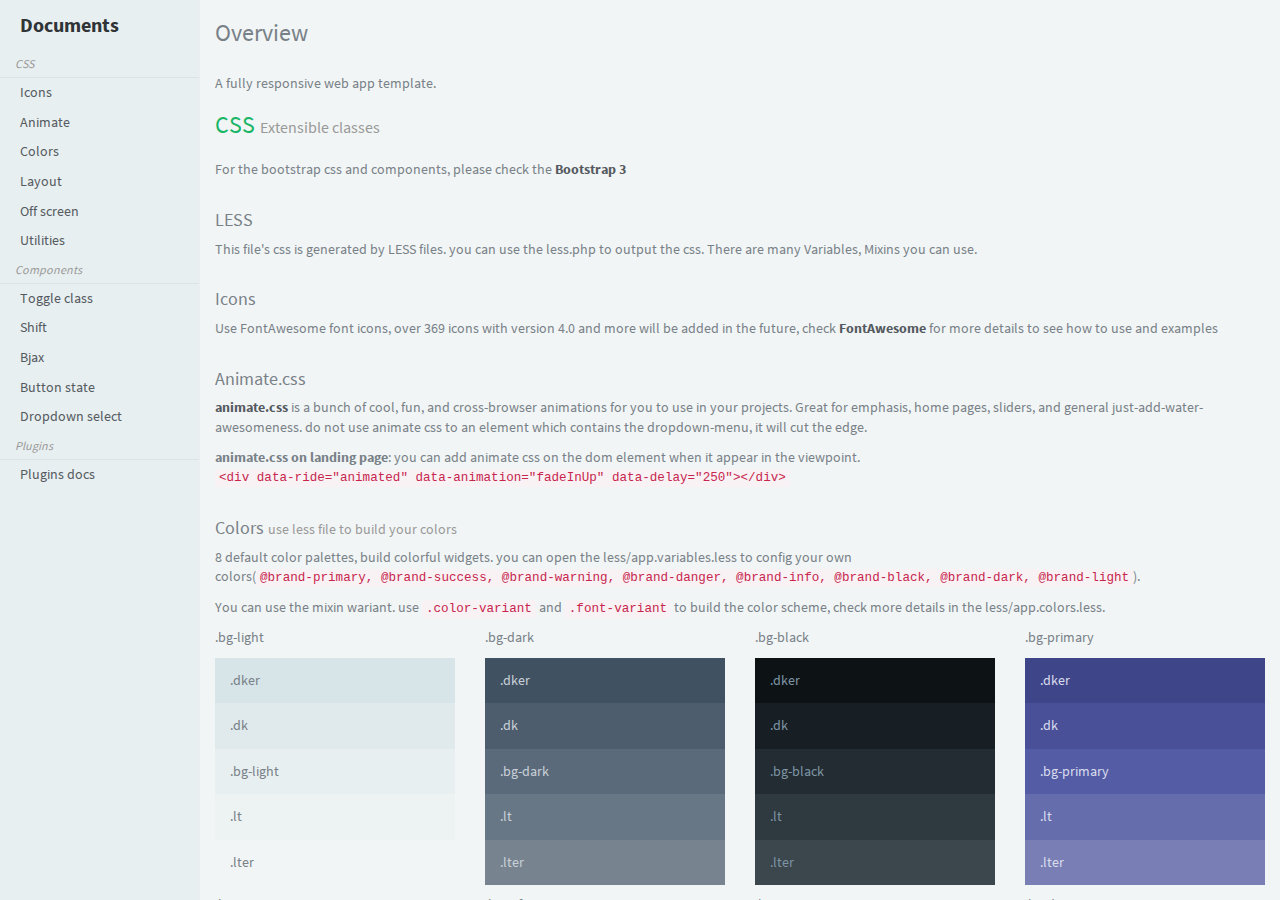
<file: docs.html>
<!DOCTYPE html>
<html lang="en" class="app">
<head>  
  <meta charset="utf-8" />
  <title>Musik | Web Application</title>
  <meta name="description" content="app, web app, responsive, admin dashboard, admin, flat, flat ui, ui kit, off screen nav" />
  <meta name="viewport" content="width=device-width, initial-scale=1, maximum-scale=1" />
  <link rel="stylesheet" href="js/jPlayer/jplayer.flat.css" type="text/css" />
  <link rel="stylesheet" href="css/bootstrap.css" type="text/css" />
  <link rel="stylesheet" href="css/animate.css" type="text/css" />
  <link rel="stylesheet" href="css/font-awesome.min.css" type="text/css" />
  <link rel="stylesheet" href="css/simple-line-icons.css" type="text/css" />
  <link rel="stylesheet" href="css/font.css" type="text/css" />
  <link rel="stylesheet" href="css/app.css" type="text/css" />  
    <!--[if lt IE 9]>
    <script src="js/ie/html5shiv.js"></script>
    <script src="js/ie/respond.min.js"></script>
    <script src="js/ie/excanvas.js"></script>
  <![endif]-->
</head>
<body class="">
    <section class="hbox stretch">
    <!-- .aside -->
    <aside class="bg-light aside b-r animated fadeInLeftBig">
      <section class="vbox">
        <header class="header b-b navbar">
          <a class="btn btn-link pull-right visible-xs" data-toggle="class:show" data-target=".nav-primary">
            <i class="fa fa-bars"></i>
          </a>
          <a href="index.html" class="navbar-brand">Documents</a>
        </header>
        <section class="scrollable">
          <nav class="nav-primary hidden-xs nav-docs">
            <ul class="nav">
              <li class="dropdown-header b-b b-light"><em>CSS</em></li>
              <li><a href="#icons">Icons</a></li>
              <li><a href="#animate">Animate</a></li>
              <li><a href="#colors">Colors</a></li>
              <li><a href="#layout">Layout</a></li> 
              <li><a href="#offscreen">Off screen</a></li>
              <li><a href="#utilities">Utilities</a></li>                           
              <li class="dropdown-header b-b b-light"><em>Components</em></li>
              <li><a href="#toggle-class">Toggle class</a></li>
              <li><a href="#shift">Shift</a></li>
              <li><a href="#bjax">Bjax</a></li>
              <li><a href="#button-state">Button state</a></li>
              <li><a href="#dropdown-select">Dropdown select</a></li>
              <li class="dropdown-header b-b b-light"><em>Plugins</em></li>
              <li><a href="#plugins">Plugins docs</a></li>
            </ul>
          </nav>
        </section>
      </section>
    </aside>
    <!-- /.aside -->
    <section id="content">
      <section class="vbox">
        <section class="scrollable bg-light lter" data-spy="scroll" data-target=".nav-primary">
          <section  id="docs">
            <div class="clearfix padder">
              <h3>Overview</h3>
              <h5 class="m-t-lg">A fully responsive web app template.</h5>
              <h3 class="text-success">CSS <small>Extensible classes</small></h3>
              <div class="line"></div>
              <p id="bootstrap">For the bootstrap css and components, please check the <strong><a href="http://getbootstrap.com">Bootstrap 3</a></strong></p>

              <h4 class="m-t-lg">LESS</h4>
              <p>This file's css is generated by LESS files. you can use the less.php to output the css. There are many Variables, Mixins you can use.</p>

              <h4 id="icons" class="m-t-lg">Icons</h4>
              <p>Use FontAwesome font icons, over 369 icons with version 4.0 and more will be added in the future, check <strong><a href="http://fortawesome.github.io/Font-Awesome/">FontAwesome</a></strong> for more details to see how to use and examples</p>

              <h4 id="animate" class="m-t-lg">Animate.css</h4>
              <p><a href="http://daneden.me/animate/"><strong>animate.css</strong></a> is a bunch of cool, fun, and cross-browser animations for you to use in your projects. Great for emphasis, home pages, sliders, and general just-add-water-awesomeness. do not use animate css to an element which contains the dropdown-menu, it will cut the edge.</p>
              <p><strong>animate.css on landing page</strong>: you can add animate css on the dom element when it appear in the viewpoint. <code>&lt;div data-ride="animated" data-animation="fadeInUp" data-delay="250">&lt;/div></code></p>

              <h4 id="colors" class="m-t-lg">Colors <small>use less file to build your colors</small></h4>
              <p>8 default color palettes, build colorful widgets. you can open the less/app.variables.less to config your own colors(<code>@brand-primary, @brand-success, @brand-warning, @brand-danger, @brand-info, @brand-black, @brand-dark, @brand-light</code>).
              </p>
              <p>You can use the mixin wariant. use <code>.color-variant</code> and <code>.font-variant</code> to build the color scheme, check more details in the less/app.colors.less.</p>
              <div class="row">
                <div class="col-sm-3">
                  <p>.bg-light</p>
                  <div class="bg-light">
                    <h5 class="dker m-n wrapper">.dker</h5>
                    <h5 class="dk m-n wrapper">.dk</h5>
                    <h5 class=" m-n wrapper">.bg-light</h5>
                    <h5 class="lt m-n wrapper">.lt</h5>
                    <h5 class="lter m-n wrapper">.lter</h5>
                  </div>
                </div>                
                <div class="col-sm-3">
                  <p>.bg-dark</p>
                  <div class="bg-dark">
                    <h5 class="dker m-n wrapper">.dker</h5>
                    <h5 class="dk m-n wrapper">.dk</h5>
                    <h5 class=" m-n wrapper">.bg-dark</h5>
                    <h5 class="lt m-n wrapper">.lt</h5>
                    <h5 class="lter m-n wrapper">.lter</h5>
                  </div>
                </div>
                <div class="col-sm-3">
                  <p>.bg-black</p>
                  <div class="bg-black">
                    <h5 class="dker m-n wrapper">.dker</h5>
                    <h5 class="dk m-n wrapper">.dk</h5>
                    <h5 class=" m-n wrapper">.bg-black</h5>
                    <h5 class="lt m-n wrapper">.lt</h5>
                    <h5 class="lter m-n wrapper">.lter</h5>
                  </div>
                </div>
                <div class="col-sm-3">
                  <p>.bg-primary</p>
                  <div class="bg-primary">
                    <h5 class="dker m-n wrapper">.dker</h5>
                    <h5 class="dk m-n wrapper">.dk</h5>
                    <h5 class=" m-n wrapper">.bg-primary</h5>
                    <h5 class="lt m-n wrapper">.lt</h5>
                    <h5 class="lter m-n wrapper">.lter</h5>
                  </div>
                </div>
              </div>
              <div class="row m-t-sm">                
                <div class="col-sm-3">
                  <p>.bg-success</p>
                  <div class="bg-success">
                    <h5 class="dker m-n wrapper">.dker</h5>
                    <h5 class="dk m-n wrapper">.dk</h5>
                    <h5 class=" m-n wrapper">.bg-success</h5>
                    <h5 class="lt m-n wrapper">.lt</h5>
                    <h5 class="lter m-n wrapper">.lter</h5>
                  </div>
                </div>
                <div class="col-sm-3">
                  <p>.bg-info</p>
                  <div class="bg-info">
                    <h5 class="dker m-n wrapper">.dker</h5>
                    <h5 class="dk m-n wrapper">.dk</h5>
                    <h5 class=" m-n wrapper">.bg-info</h5>
                    <h5 class="lt m-n wrapper">.lt</h5>
                    <h5 class="lter m-n wrapper">.lter</h5>
                  </div>
                </div>
                <div class="col-sm-3">
                  <p>.bg-warning</p>
                  <div class="bg-warning">
                    <h5 class="dker m-n wrapper">.dker</h5>
                    <h5 class="dk m-n wrapper">.dk</h5>
                    <h5 class=" m-n wrapper">.bg-warning</h5>
                    <h5 class="lt m-n wrapper">.lt</h5>
                    <h5 class="lter m-n wrapper">.lter</h5>
                  </div>
                </div>
                <div class="col-sm-3">
                  <p>.bg-danger</p>
                  <div class="bg-danger">
                    <h5 class="dker m-n wrapper">.dker</h5>
                    <h5 class="dk m-n wrapper">.dk</h5>
                    <h5 class=" m-n wrapper">.bg-danger</h5>
                    <h5 class="lt m-n wrapper">.lt</h5>
                    <h5 class="lter m-n wrapper">.lter</h5>
                  </div>
                </div>
              </div>
              <h4 id="layout" class="m-t-lg">Layout</h4>
              <p>use .vbox(vertical box) and .hbox(horizontal box) to build the web application layout. you can build the complicated layout as you want.</p>
              <h5><strong>hbox</strong></h5>
              <p>hbox is a horizontal wrapper that you can put columns in it. you can put <code>&lt;aside></code> and <code>&lt;section></code> in it. </p>
              <pre><code class="html">&lt;section class="hbox">&lt;aside class="aside-lg">&lt;/aside>&lt;section>&lt;/section>&lt;/section></code></pre>
              <p>you can use <code>.aside, .aside-sm, .aside-md, .aside-lg</code> to set the width of an aside wrapper. also you can use the Bootstrap grid system, like <code>.col-6, .col-7</code>...</p>
              <p>.stretch box has the 100% height. <code>&lt;section class="hbox stretch">&lt;/section></code></p>
              <h5><strong>vbox</strong></h5>
              <p>vbox is a vertical wrapper that you can put the row in it. </p>
              <pre><code class="html">&lt;section class="vbox">&lt;header class="header">&lt;/header>&lt;section class="w-f">&lt;/section>&lt;footer class="footer">&lt;/footer>&lt;/section></code></pre>
              <p>.w-f means this vbox have a footer</p>
              <p>.flex vbox let you put a flex height of the header/footer.</p>
              <pre><code class="html">&lt;section class="vbox flex">&lt;header>&lt;/header>&lt;section>&lt;section>&lt;section>&lt;/section>&lt;/section>&lt;/section>&lt;footer>&lt;/footer>&lt;/section></code></pre>
              <h5><strong>Example</strong></h5>
              <div class="row">
                <div class="col-sm-6">
                  <p>.hbox</p>
                  <div style="height:250px">
                    <div class="app">
                      <section class="hbox stretch bg-light">
                        <aside class="lt">aside</aside>
                        <section>section</section>
                        <aside class="dk">aside</aside>
                      </section>
                    </div>
                  </div>
                </div>
                <div class="col-sm-6">
                  <p>.vbox</p>
                  <div style="height:250px">
                    <div class="app">
                      <section class="vbox bg-light">
                        <header class="header lt"><span class="pull-in">header</span></header>
                        <footer class="footer dk"><span class="pull-in">footer</span></footer>
                        <section>section</section>                    
                      </section>
                    </div>
                  </div>
                </div>
              </div>
              <h5><strong>Application layout</strong></h5>
              <p>you can use the .app on the html tag to build the app layout <code>&lt;html class="app">&lt;/html></code></p>
              <h4 id="offscreen" class="m-t-lg">Off screen nav</h4>
              <p>Support three nav styles on mobile, "Pull down", "push left", "push right"</p>
              <h5><strong>Pull down</strong></h5>
              <p>use <code>data-toggle="class:show" data-target=".nav-primary"</code> to trigger the nav pull down in the header</p>
        <pre><code class="html"><a class="btn btn-link visible-xs" data-toggle="class:show" data-target=".nav-primary">
          <i class="icon-reorder"></i>
        </a></code></pre>
              <h5><strong>off screen push left</strong></h5>
              <p>use <code>data-toggle="class:nav-off-screen" data-target="#nav"</code> to trigger the off screen nav</p>
        <pre><code class="html"><a class="btn btn-link visible-xs" data-toggle="class:nav-off-screen" data-target="#nav">
        <i class="icon-reorder"></i>
        </a></code></pre>
              <p>use <code>data-toggle="class:nav-off-screen" data-target="#nav"</code> to toggle back in the body</p>
        <pre><code class="html"><a href="#" class="hide nav-off-screen-block" data-toggle="class:nav-off-screen" data-target="#nav"></a></code></pre>
              <h5><strong>off screen push right</strong></h5>
              <p>use <code>data-toggle="class:nav-off-screen push-right" data-target="body"</code></p>
        <pre><code class="html"><a class="btn btn-link visible-xs" data-toggle="class:nav-off-screen push-right" data-target="body">
        <i class="icon-reorder"></i>
        </a></code></pre>


              <h3 id="utilities" class="text-danger">CSS Utilities</h3>
              <table class="table table-border">
                <tbody>
                  <tr class="bg-light">
                    <td colspan="2">Button size <em>(Specific button size)</em></td>
                  </tr>
                  <tr>
                    <td>.btn-s-xs</td>
                    <td>width:90px</td>
                  </tr>
                  <tr>
                    <td>.btn-s-sm</td>
                    <td>width:100px</td>
                  </tr>
                  <tr>
                    <td>.btn-s-md</td>
                    <td>width:120px</td>
                  </tr>
                  <tr>
                    <td>.btn-s-lg</td>
                    <td>width:150px</td>
                  </tr>
                  <tr>
                    <td>.btn-s-xl</td>
                    <td>width:200px</td>
                  </tr>
                  <tr>
                    <td>.btn-rounded</td>
                    <td>rounded button</td>
                  </tr>
                  <tr>
                    <td>.btn-icon</td>
                    <td>square icon button</td>
                  </tr>
                  <tr class="bg-light">
                    <td colspan="2">Vertical align <em>(When you use the .hbox you can use these classes on the aside)</em></td>
                  </tr>
                  <tr>
                    <td>.v-middle</td>
                    <td>vertical align: middle</td>
                  </tr>
                  <tr>
                    <td>.v-top</td>
                    <td>vertical align: top</td>
                  </tr>
                  <tr>
                    <td>.v-bottom</td>
                    <td>vertical align: bottom</td>
                  </tr>
                  <tr class="bg-light">
                    <td colspan="2">Margin</td>
                  </tr>
                  <tr>
                    <td>.m</td>
                    <td>margin: 15px</td>
                  </tr>
                  <tr>
                    <td>.m-xs</td>
                    <td>margin: 5px</td>
                  </tr>
                  <tr>
                    <td>.m-sm</td>
                    <td>margin: 10px</td>
                  </tr>
                  <tr>
                    <td>.m-md</td>
                    <td>margin: 20px</td>
                  </tr>
                  <tr>
                    <td>.m-lg</td>
                    <td>margin: 30px</td>
                  </tr>
                  <tr>
                    <td>.m-n</td>
                    <td>margin: 0px</td>
                  </tr>
                  <tr>
                    <td>.m-l</td>
                    <td>margin-left: 15px</td>
                  </tr>
                  <tr>
                    <td>.m-l-xs</td>
                    <td>margin-left: 5px</td>
                  </tr>
                  <tr>
                    <td>.m-l-sm</td>
                    <td>margin-left: 10px</td>
                  </tr>
                  <tr>
                    <td>.m-l-md</td>
                    <td>margin-left: 20px</td>
                  </tr>
                  <tr>
                    <td>.m-l-lg</td>
                    <td>margin-left: 30px</td>
                  </tr>
                  <tr>
                    <td>.m-l-xl</td>
                    <td>margin-left: 40px</td>
                  </tr>
                  <tr>
                    <td>.m-l-none</td>
                    <td>margin-left: 0px</td>
                  </tr>
                  <tr>
                    <td>.m-l-n</td>
                    <td>margin-left: -15px</td>
                  </tr>
                  <tr>
                    <td>.m-l-n-xxs</td>
                    <td>margin-left: -1px</td>
                  </tr>
                  <tr>
                    <td>.m-l-n-xs</td>
                    <td>margin-left: -5px</td>
                  </tr>
                  <tr>
                    <td>.m-l-n-sm</td>
                    <td>margin-left: -10px</td>
                  </tr>
                  <tr>
                    <td>.m-l-n-md</td>
                    <td>margin-left: -20px</td>
                  </tr>
                  <tr>
                    <td>.m-l-n-lg</td>
                    <td>margin-left: -30px</td>
                  </tr>
                  <tr>
                    <td>.m-l-n-xl</td>
                    <td>margin-left: -40px</td>
                  </tr>
                  <tr>
                    <td colspan="2">.m-r <em>(margin right)</em> , m-t <em>(margin top)</em> , m-b <em>(margin bottom)</em> have the same classes as the .m-l.</td>
                  </tr>
                  <tr class="bg-light">
                    <td colspan="2">Border</td>
                  </tr>
                  <tr>
                    <td>.b-a</td>
                    <td>border:1px solid @border-color(see app.variables.less)</td>
                  </tr>
                  <tr>
                    <td>.b-l</td>
                    <td>border left</td>
                  </tr>
                  <tr>
                    <td>.b-t</td>
                    <td>border top</td>
                  </tr>
                  <tr>
                    <td>.b-r</td>
                    <td>border right</td>
                  </tr>
                  <tr>
                    <td>.b-b</td>
                    <td>border bottom</td>
                  </tr>
                  <tr>
                    <td>.b-light, .b-dark, .b-primary, .b-success, .b-info, .b-warning, .b-danger, .b-black, .b-white</td>
                    <td>border with specific color.</td>
                  </tr>
                  <tr>
                    <td>.b-2x</td>
                    <td>border width with 2px</td>
                  </tr>
                  <tr>
                    <td>.b-3x</td>
                    <td>border width with 3px</td>
                  </tr>
                  <tr class="bg-light">
                    <td colspan="2">Radius</td>
                  </tr>
                  <tr>
                    <td>.r</td>
                    <td>border-radius: @border-radius-base</td>
                  </tr>
                  <tr>
                    <td>.r-l</td>
                    <td>border-radius: @border-radius-base 0 0 @border-radius-base</td>
                  </tr>
                  <tr>
                    <td>.r-r</td>
                    <td>border-radius: 0 @border-radius-base @border-radius-base 0</td>
                  </tr>
                  <tr>
                    <td>.r-t</td>
                    <td>border-radius: @border-radius-base @border-radius-base 0 0</td>
                  </tr>
                  <tr>
                    <td>.r-b</td>
                    <td>border-radius: 0 0 @border-radius-base @border-radius-base</td>
                  </tr>
                  <tr class="bg-light">
                    <td colspan="2">Padder and Wrapper</td>
                  </tr>
                  <tr>
                    <td>.padder</td>
                    <td>padding-left: 15px; padding-right: 15px</td>
                  </tr>
                  <tr>
                    <td>.padder-v</td>
                    <td>padding-top: 15px; padding-bottom: 15px</td>
                  </tr>
                  <tr>
                    <td>.padder-md</td>
                    <td>padding-top: 20px; padding-bottom: 20px</td>
                  </tr>
                  <tr>
                    <td>.padder-lg</td>
                    <td>padding-top: 30px; padding-bottom: 30px</td>
                  </tr>
                  <tr>
                    <td>.no-padder</td>
                    <td>padding: 0</td>
                  </tr>
                  <tr>
                    <td>.wrapper</td>
                    <td>padding: 15px</td>
                  </tr>
                  <tr>
                    <td>.wrapper-sm</td>
                    <td>padding: 10px</td>
                  </tr>
                  <tr>
                    <td>.wrapper-xs</td>
                    <td>padding: 5px</td>
                  </tr>
                  <tr>
                    <td>.wrapper-md</td>
                    <td>padding: 20px</td>
                  </tr>
                  <tr>
                    <td>.wrapper-lg</td>
                    <td>padding: 30px</td>
                  </tr>
                  <tr>
                    <td>.wrapper-xl</td>
                    <td>padding: 50px</td>
                  </tr>
                  <tr class="bg-light">
                    <td colspan="2">Text</td>
                  </tr>
                  <tr>
                    <td>.text-u-c</td>
                    <td>text uppercase</td>
                  </tr>
                  <tr>
                    <td>.text-l-t</td>
                    <td>text line through</td>
                  </tr>
                  <tr>
                    <td>.text-u-l</td>
                    <td>text under line</td>
                  </tr>
                  <tr>
                    <td>.text-ellipsis</td>
                    <td>display text in one line with ellipsis</td>
                  </tr>
                  <tr>
                    <td>.text-center-xs</td>
                    <td>center text only on extra small devices</td>
                  </tr>
                  <tr>
                    <td>.text-left-xs</td>
                    <td>align text left only on extra small devices</td>
                  </tr>
                  <tr>
                    <td>.text-right-xs</td>
                    <td>align text right only on extra small devices</td>
                  </tr>
                  <tr class="bg-light">
                    <td colspan="2">Item</td>
                  </tr>
                  <tr>
                    <td>.item-overlay</td>
                    <td>overlay the element on an item, default display:none, with '.active' class will show</td>
                  </tr>
                  <tr>
                    <td>.opactiy</td>
                    <td>background with transparent</td>
                  </tr>
                  <tr>
                    <td>.gd</td>
                    <td>background with gradient</td>
                  </tr>
                  <tr>
                    <td>.top</td>
                    <td>top element on a item element</td>
                  </tr>
                  <tr>
                    <td>.bottom</td>
                    <td>bottom element on a item element</td>
                  </tr>
                  <tr>
                    <td>.center</td>
                    <td>center element on a item element</td>
                  </tr>
                  <tr class="bg-light">
                    <td colspan="2">Media</td>
                  </tr>
                  <tr>
                    <td>.img-full</td>
                    <td>width: 100%</td>
                  </tr>
                  <tr>
                    <td>.thumb-lg</td>
                    <td>width: 128px</td>
                  </tr>
                  <tr>
                    <td>.thumb-md</td>
                    <td>width: 64px</td>
                  </tr>
                  <tr>
                    <td>.thumb</td>
                    <td>width: 50px</td>
                  </tr>
                  <tr>
                    <td>.thumb-sm</td>
                    <td>width: 48px</td>
                  </tr>
                  <tr>
                    <td>.thumb-xs</td>
                    <td>width: 38px</td>
                  </tr>
                  <tr class="bg-light">
                    <td colspan="2">Avatar</td>
                  </tr>
                  <tr>
                    <td>.avatar</td>
                    <td>circle photo</td>
                  </tr>
                  <tr>
                    <td>status</td>
                    <td>status, '.on', '.off', '.busy', '.away'</td>
                  </tr>
                  <tr>
                    <td>status position</td>
                    <td>status position, '.right', '.bottom'</td>
                  </tr>
                  <tr>
                    <td>status size</td>
                    <td>status size, '.sm', '.md'</td>
                  </tr>
                </tbody>
              </table>

              <h3 class="text-info">Components <small>Lightweight components to best practice on mobile</small></h3>
              <div class="line"></div>


              <h4 id="toggle-class">Toggle class</h4>
              <p>It's easy to change a dom class by click on another dom element.</p>
              <h5><strong>Usage</strong></h5>
              <p>
                Add <code>data-toggle="class:className"</code> and <code>data-target="#target"</code> to a link or button to toggle a class.
              </p>
              <h5><strong>Example</strong></h5>
              <a href="#" class="btn btn-default m-b" data-toggle="class:btn-* btn-success">
                Toggle the background
              </a>
        <pre><code class="html"><button class="btn btn-default" data-toggle="class:btn-success" data-target="#btn">
          Toggle the background
        </button></code></pre>

              <h4 id="shift" class="m-t-lg">Shift</h4>
              <p>Shift js let you change the dom which have different position from mobile to desktop, it avoid to use duplicate elements.</p>
              <div id="shift-target"><strong>Usage</strong></div>
              <p>
                Add <code>data-toggle="shift:insertBefore"</code> and <code>data-target="#target"</code> to the dom that you want to shift.
              </p>
              <div class="panel shift b-light" data-toggle="shift:insertBefore" data-target="#shift-target"><div class="panel-body">Put me before "Usage" on mobile</div></div>
        <pre><code class="html">&lt;div class="shift" data-toggle="shift:insertBefore" data-target="#shift-target">
          Put me before "Usage" on mobile
        &lt;/div></code></pre>
              <p>it also support <code>data-toggle="shift:appendTo"</code>, <code>data-toggle="shift:prependTo"</code>, <code>data-toggle="shift:insertAfter"</code></p>


              <h4 id="bjax" class="m-t-lg">Bjax</h4>
              <p>Bjax let you load page via ajax method</p>
              <h5><strong>Usage</strong></h5>
              <p>
                Add <code>data-bjax</code> to a link or button.<br>
                <code>data-url</code> load content url<br>
                <code>data-target</code> load content to a target element<br>
                <code>data-el</code> just get element from the loaded content<br>
                <code>data-replace</code> replace the location<br>                
              </p>
              <h5><strong>Example</strong></h5>
              <a href="ajax.pie.html" data-bjax data-target="#bjax-target" class="btn btn-default">Load Me</a>
              <a href="blog.html" data-bjax data-target="#bjax-target" data-el="#content .row" class="btn btn-default">Load Page Element</a>
              <a href="index.html" data-bjax class="btn btn-default">Load Page</a>
              <div id="bjax-target" class="clearfix m-t m-b"></div>

              <pre><code class="html"><a href="blog.html" data-bjax data-target="#bjax-target" data-el="#content .row" class="btn btn-default">Load Page Element</a></code></pre>
              <h4 id="button-state" class="m-t-lg">Button state</h4>
              <p>Change the button state when click on it. add <code>.text</code> <code>.text-active</code></p>
              <h5><strong>Example</strong></h5>
              <button class="btn btn-default m-b" data-toggle="button">
                <span class="text">More</span>
                <span class="text-active">Less</span>
              </button>
        <pre><code class="html"><button class="btn btn-default" data-toggle="button">
        <span class="text">More</span>
        <span class="text-active">Less</span>
        </button></code></pre>
              <h5><strong>With icons</strong></h5>
              <button class="btn btn-default m-b" data-toggle="button">
                <span class="text">
                  <i class="fa fa-thumbs-up text-success"></i> 25
                </span>
                <span class="text-active">
                  <i class="fa fa-thumbs-down text-danger"></i> 10
                </span>
              </button>
        <pre><code class="html"><button class="btn btn-default" data-toggle="button">
        <span class="text">
          <i class="fa fa-thumbs-up text-success"></i> 25
        </span>
        <span class="text-active">
          <i class="fa fa-thumbs-down text-danger"></i> 10
        </span>
        </button></code></pre>

        <h4 id="dropdown-select" class="m-t-lg">Dropdown select</h4>
              <p>Support radio and checkbox dropdown select</p>
              <h5><strong>Usage</strong></h5>
              <p>add <code>.dropdown-menu</code> class on dropdown-menu.</p>
              <div class="btn-group">
                <button data-toggle="dropdown" class="btn btn-sm btn-default dropdown-toggle">
                  <span class="dropdown-label">Option1</span> 
                  <span class="caret"></span>
                </button>
                <ul class="dropdown-menu dropdown-select">
                    <li class="active"><input type="radio" name="d-s-r" checked=""><a href="#">Option1</a></li>
                    <li><input type="radio" name="d-s-r"><a href="#">Option2</a></li>
                    <li><input type="radio" name="d-s-r"><a href="#">Option3</a></li>
                    <li class="disabled"><input type="radio" name="d-s-r" disabled=""><a href="#">I'm disabled</a></li>
                </ul>
              </div>
        <pre class="m-t"><code class="html">&lt;div class="btn-group">
        <button data-toggle="dropdown" class="btn btn-sm btn-default dropdown-toggle">
          <span class="dropdown-label">Option1</span> 
          <span class="caret"></span>
        </button>
        &lt;ul class="dropdown-menu dropdown-select">
            &lt;li class="active"><input type="radio" name="d-s-r" checked=""><a href="#">Option1</a>&lt;/li>
            &lt;li><input type="radio" name="d-s-r"><a href="#">Option2</a>&lt;/li>
            &lt;li><input type="radio" name="d-s-r"><a href="#">Option3</a>&lt;/li>
            &lt;li class="disabled"><input type="radio" name="d-s-r" disabled=""><a href="#">I'm disabled</a>&lt;/li>
        &lt;/ul>
        &lt;/div>
        </code></pre>
        <div class="btn-group">
          <button data-toggle="dropdown" class="btn btn-sm btn-default dropdown-toggle">
            <span class="dropdown-label" data-placeholder="Please select">Please select</span> 
            <span class="caret"></span>
          </button>
          <ul class="dropdown-menu dropdown-select">
            <li><input type="checkbox" name="d-s-c-1"><a href="#">Option1</a></li>
            <li><input type="checkbox" name="d-s-c-2"><a href="#">Option2</a></li>
            <li><input type="checkbox" name="d-s-c-3"><a href="#">Option3</a></li>
            <li><input type="checkbox" name="d-s-c-4"><a href="#">Option4</a></li>
            <li><input type="checkbox" name="d-s-c-5"><a href="#">Option5</a></li>
          </ul>
        </div>
        <pre class="m-t"><code class="html">&lt;div class="btn-group">
        <button data-toggle="dropdown" class="btn btn-sm btn-default dropdown-toggle">
          <span class="dropdown-label" data-placeholder="Please select">Please select</span> 
          <span class="caret"></span>
        </button>
        &lt;ul class="dropdown-menu dropdown-select">
          &lt;li><input type="checkbox" name="d-s-c-1"><a href="#">Option1</a>&lt;/li>
          &lt;li><input type="checkbox" name="d-s-c-2"><a href="#">Option2</a>&lt;/li>
          &lt;li><input type="checkbox" name="d-s-c-3"><a href="#">Option3</a>&lt;/li>
          &lt;li><input type="checkbox" name="d-s-c-4"><a href="#">Option4</a>&lt;/li>
          &lt;li><input type="checkbox" name="d-s-c-5"><a href="#">Option5</a>&lt;/li>
        &lt;/ul>
        &lt;/div>
        </code></pre>
        <h3 class="text-info" id="plugins">Plugins</h3>
        <div class="line"></div>                   
        <div class="row">
          <div class="col-md-6">
              <h4 class="m-t-lg">jPlayer</h4>
              <p>Check the online <a href="http://jplayer.org/"><strong>document</strong></a>

              <h4 class="m-t-lg">Datatables</h4>
              <p>Check the online <a href="http://datatables.net/"><strong>document</strong></a>. </p>

              <h4 class="m-t-lg">Google map</h4>
              <p>Check the online <a href="http://hpneo.github.com/gmaps/"><strong>document</strong></a>. </p>

              <h4 class="m-t-lg">JvectorMap</h4>
              <p>Check the online <a href="http://jvectormap.com/"><strong>document</strong></a>. </p>

              <h4 class="m-t-lg">Markdown</h4>
              <p>Check the online <a href="https://github.com/OscarGodson/EpicEditor"><strong>document</strong></a>. </p>

              <h4 class="m-t-lg">Nestable</h4>
              <p>Check the online <a href="http://dbushell.github.io/Nestable/"><strong>document</strong></a>. </p>

              <h4 class="m-t-lg">Slider</h4>
              <p>Check the online <a href="http://www.eyecon.ro/bootstrap-slider"><strong>document</strong></a>. </p>

              <h4 class="m-t-lg">WYSISYG</h4>
              <p>Check the online <a href="http://github.com/mindmup/bootstrap-wysiwyg"><strong>document</strong></a>. </p>

              <h4 class="m-t-lg">Wizard</h4>
              <p>Check the online <a href="https://github.com/VinceG/twitter-bootstrap-wizard"><strong>document</strong></a>. </p>
          </div>
          <div class="col-md-6">
              <h4 class="m-t-lg">Tiles</h4>
              <p>Check the online <a href="https://github.com/thinkpixellab/tilesjs"><strong>document</strong></a>. </p>

              <h4 class="m-t-lg">Sortable</h4>
              <p>Check the online <a href="http://farhadi.ir/projects/html5sortable"><strong>document</strong></a>. </p>

              <h4 class="m-t-lg">Flotchart</h4>
              <p>Check the online <a href="http://www.flotcharts.org/"><strong>document</strong></a>. </p>

              <h4 class="m-t-lg">Sparklines</h4>
              <p>Check the online <a href="http://omnipotent.net/jquery.sparkline"><strong>document</strong></a>. </p>

              <h4 class="m-t-lg">Easy pie chart</h4>
              <p>Check the online <a href="http://rendro.github.io/easy-pie-chart"><strong>document</strong></a>. </p>

              <h4 class="m-t-lg">Parsley</h4>
              <p>Check the online <a href="http://parsleyjs.org/"><strong>document</strong></a>. </p>
              
              <h4 class="m-t-lg">Chosen</h4>
              <p>Check the online <a href="http://github.com/harvesthq/chosen"><strong>document</strong></a>. </p>
              
              <h4 class="m-t-lg">Datepicker</h4>
              <p>Check the online <a href="http://www.eyecon.ro/bootstrap-datepicker"><strong>document</strong></a>. </p>

              <h4 class="m-t-lg">File-input</h4>
              <p>Check the online <a href="http://dev.tudosobreweb.com.br/bootstrap-filestyle/"><strong>document</strong></a>. </p>
          </div>
        </div>
              <h4 class="m-t-lg">Cross browser compatibility</h4>
              <p>Use response.js to support IE8 media queries and html5.js to support html5 markups.</p>
        <pre><code class="html"><!--[if lt IE 9]>
        <script src="js/ie/respond.min.js"></script>
        <script src="js/ie/html5.js"></script>
        <script src="js/ie/excanvas.js"></script>
        <![endif]--></code></pre>       
            </div>
          </section>
        </section>
      </section>
    </section>
  </section>
  <script src="js/jquery.min.js"></script>
  <!-- Bootstrap -->
  <script src="js/bootstrap.js"></script>
  <!-- App -->
  <script src="js/app.js"></script>  
  <script src="js/slimscroll/jquery.slimscroll.min.js"></script>
    <!-- Easy Pie Chart -->
  <script src="js/charts/easypiechart/jquery.easy-pie-chart.js"></script>
  <script src="js/app.plugin.js"></script>
  <script type="text/javascript" src="js/jPlayer/jquery.jplayer.min.js"></script>
  <script type="text/javascript" src="js/jPlayer/add-on/jplayer.playlist.min.js"></script>
  <script type="text/javascript" src="js/jPlayer/demo.js"></script>
</body>
</html>
</file>
<file: js/jPlayer/jplayer.flat.css>
/*controls*/
.jp-controls {
	display: table;
	table-layout: fixed;
	border-spacing: 0;
	width: 100%;
}
.jp-controls a{
	cursor: pointer;
	display: inline-block;
	padding: 10px 5px;
}

.jp-controls a i{
	line-height: inherit;
}
.jp-controls > div{
	display: table-cell;
	vertical-align: middle;
	text-align: center;
	width: 40px;
	height: 60px;
}
div.jp-progress{
	width: auto;
	padding: 0 15px;
	vertical-align: top;
	position: relative;
}
.jp-seek-bar{
	position: relative;
}
.jp-title{
	position: absolute;
	left: 25px;
	top: 0;
	right: 25px;
	display: block !important;
	line-height: 60px;
}
.jp-title ul{
	list-style: none;
	margin: 0;
	padding: 0;	
}

.jp-title li{
	overflow: hidden;
	text-overflow: ellipsis;
	white-space: nowrap;
}
.jp-artist{
	opacity: 0.6;
}

.jp-play-bar{
	height: 60px;
}
.jp-volume{
	width: 60px !important;
	padding-right:10px !important;
}
.jp-volume-bar-value{
  height: 6px;
}
a.hid{
	display: none;
}

/*video*/
.jp-video{
	font-size: 0;
	line-height: 0;
	min-height: 160px;
}
.jp-video-play{
	display: inline-block;
	position: absolute;
	left: 50%;
	top: 50%;
	cursor: pointer;
	margin-left: -30px;
	margin-top: -65px;
}
.jp-video-full {
	/* Rules for IE6 (full-screen) */
	width:480px;
	height:270px;
	/* Rules for IE7 (full-screen) - Otherwise the relative container causes other page items that are not position:static (default) to appear over the video/gui. */
	position:static !important; position:relative;
}

/* The z-index rule is defined in this manner to enable Popcorn plugins that add overlays to video area. EG. Subtitles. */
.jp-video-full div div {
	z-index:1000;
}

.jp-video-full .jp-jplayer {
	top: 0;
	left: 0;
	position: fixed !important; position: relative; /* Rules for IE6 (full-screen) */
	overflow: hidden;
}

.jp-video-full .jp-gui {
	position: fixed !important; position: static; /* Rules for IE6 (full-screen) */
	top: 0;
	left: 0;
	width:100%;
	height:100%;
	z-index:1001; /* 1 layer above the others. */
}

.jp-video-full .jp-interface {
	position: absolute !important; position: relative; /* Rules for IE6 (full-screen) */
	bottom: 0;
	left: 0;
}


/*playlist*/

.jp-playlist ul{
	max-height: 320px;
	overflow-x: hidden;
	overflow-y: auto; 
	padding: 0;
	display: none !important;
}

.jp-playlist.open ul{
	display: block !important;
	bottom: 60px;
	left: 180px;
}

.jp-playlist li{
	list-style: none;
	position: relative;
}

.jp-playlist-item{	
	display: block;
	overflow: hidden;
	text-overflow: ellipsis;
	white-space: nowrap;
	border-top: 1px solid rgba(255, 255, 255, .1);
	padding: 12px 40px 12px 8px;
}
.jp-playlist-item:focus{
	outline: 0;
}

.jp-playlist-item:before{
	display: inline-block;
	text-align: center;
	width: 30px;
	font-family: FontAwesome;
	content:"\f0da";
	opacity: 0.6;
}

a.jp-playlist-current:before{
	content:"\f144";
	opacity: 1;
}

.jp-playlist li:first-child .jp-playlist-item{
	border-width: 0;
}

.jp-playlist-item-remove{
	font-size: 15px;
	display: block;
	position: absolute;
	right: 0;
	top: 0;
	padding: 11px 18px;
	opacity: 0.6;
}


@media (max-width: 767px) {
	.footer .jp-gui{
		margin: 0 -10px;
	}
	div.jp-progress{
		padding: 0 10px;
	}
	.jp-playlist.open ul{
		display: block !important;
		bottom: 60px;
		left: 0px;
		right: 0px;
	}
}
</file>
<file: css/simple-line-icons.css>
@font-face {
	font-family: 'Simple-Line-Icons';
	src:url('../fonts/Simple-Line-Icons.eot');
	src:url('../fonts/Simple-Line-Icons.eot?#iefix') format('embedded-opentype'),
		url('../fonts/Simple-Line-Icons.woff') format('woff'),
		url('../fonts/Simple-Line-Icons.ttf') format('truetype'),
		url('../fonts/Simple-Line-Icons.svg#Simple-Line-Icons') format('svg');
	font-weight: normal;
	font-style: normal;
}

/* Use the following CSS code if you want to use data attributes for inserting your icons */
[data-icon]:before {
	font-family: 'Simple-Line-Icons';
	content: attr(data-icon);
	speak: none;
	font-weight: normal;
	font-variant: normal;
	text-transform: none;
	line-height: 1;
	-webkit-font-smoothing: antialiased;
	-moz-osx-font-smoothing: grayscale;
}

/* Use the following CSS code if you want to have a class per icon */
/*
Instead of a list of all class selectors,
you can use the generic selector below, but it's slower:
[class*="icon-"] {
*/
.icon-user-female, .icon-user-follow, .icon-user-following, .icon-user-unfollow, .icon-trophy, .icon-screen-smartphone, .icon-screen-desktop, .icon-plane, .icon-notebook, .icon-moustache, .icon-mouse, .icon-magnet, .icon-energy, .icon-emoticon-smile, .icon-disc, .icon-cursor-move, .icon-crop, .icon-credit-card, .icon-chemistry, .icon-user, .icon-speedometer, .icon-social-youtube, .icon-social-twitter, .icon-social-tumblr, .icon-social-facebook, .icon-social-dropbox, .icon-social-dribbble, .icon-shield, .icon-screen-tablet, .icon-magic-wand, .icon-hourglass, .icon-graduation, .icon-ghost, .icon-game-controller, .icon-fire, .icon-eyeglasses, .icon-envelope-open, .icon-envelope-letter, .icon-bell, .icon-badge, .icon-anchor, .icon-wallet, .icon-vector, .icon-speech, .icon-puzzle, .icon-printer, .icon-present, .icon-playlist, .icon-pin, .icon-picture, .icon-map, .icon-layers, .icon-handbag, .icon-globe-alt, .icon-globe, .icon-frame, .icon-folder-alt, .icon-film, .icon-feed, .icon-earphones-alt, .icon-earphones, .icon-drop, .icon-drawer, .icon-docs, .icon-directions, .icon-direction, .icon-diamond, .icon-cup, .icon-compass, .icon-call-out, .icon-call-in, .icon-call-end, .icon-calculator, .icon-bubbles, .icon-briefcase, .icon-book-open, .icon-basket-loaded, .icon-basket, .icon-bag, .icon-action-undo, .icon-action-redo, .icon-wrench, .icon-umbrella, .icon-trash, .icon-tag, .icon-support, .icon-size-fullscreen, .icon-size-actual, .icon-shuffle, .icon-share-alt, .icon-share, .icon-rocket, .icon-question, .icon-pie-chart, .icon-pencil, .icon-note, .icon-music-tone-alt, .icon-music-tone, .icon-microphone, .icon-loop, .icon-logout, .icon-login, .icon-list, .icon-like, .icon-home, .icon-grid, .icon-graph, .icon-equalizer, .icon-dislike, .icon-cursor, .icon-control-start, .icon-control-rewind, .icon-control-play, .icon-control-pause, .icon-control-forward, .icon-control-end, .icon-calendar, .icon-bulb, .icon-bar-chart, .icon-arrow-up, .icon-arrow-right, .icon-arrow-left, .icon-arrow-down, .icon-ban, .icon-bubble, .icon-camcorder, .icon-camera, .icon-check, .icon-clock, .icon-close, .icon-cloud-download, .icon-cloud-upload, .icon-doc, .icon-envelope, .icon-eye, .icon-flag, .icon-folder, .icon-heart, .icon-info, .icon-key, .icon-link, .icon-lock, .icon-lock-open, .icon-magnifier, .icon-magnifier-add, .icon-magnifier-remove, .icon-paper-clip, .icon-paper-plane, .icon-plus, .icon-pointer, .icon-power, .icon-refresh, .icon-reload, .icon-settings, .icon-star, .icon-symbol-female, .icon-symbol-male, .icon-target, .icon-volume-1, .icon-volume-2, .icon-volume-off, .icon-users {
	font-family: 'Simple-Line-Icons';
	speak: none;
	font-style: normal;
	font-weight: normal;
	font-variant: normal;
	text-transform: none;
	line-height: 1;
	-webkit-font-smoothing: antialiased;
}
.icon-user-female:before {
	content: "\e000";
}
.icon-user-follow:before {
	content: "\e002";
}
.icon-user-following:before {
	content: "\e003";
}
.icon-user-unfollow:before {
	content: "\e004";
}
.icon-trophy:before {
	content: "\e006";
}
.icon-screen-smartphone:before {
	content: "\e010";
}
.icon-screen-desktop:before {
	content: "\e011";
}
.icon-plane:before {
	content: "\e012";
}
.icon-notebook:before {
	content: "\e013";
}
.icon-moustache:before {
	content: "\e014";
}
.icon-mouse:before {
	content: "\e015";
}
.icon-magnet:before {
	content: "\e016";
}
.icon-energy:before {
	content: "\e020";
}
.icon-emoticon-smile:before {
	content: "\e021";
}
.icon-disc:before {
	content: "\e022";
}
.icon-cursor-move:before {
	content: "\e023";
}
.icon-crop:before {
	content: "\e024";
}
.icon-credit-card:before {
	content: "\e025";
}
.icon-chemistry:before {
	content: "\e026";
}
.icon-user:before {
	content: "\e005";
}
.icon-speedometer:before {
	content: "\e007";
}
.icon-social-youtube:before {
	content: "\e008";
}
.icon-social-twitter:before {
	content: "\e009";
}
.icon-social-tumblr:before {
	content: "\e00a";
}
.icon-social-facebook:before {
	content: "\e00b";
}
.icon-social-dropbox:before {
	content: "\e00c";
}
.icon-social-dribbble:before {
	content: "\e00d";
}
.icon-shield:before {
	content: "\e00e";
}
.icon-screen-tablet:before {
	content: "\e00f";
}
.icon-magic-wand:before {
	content: "\e017";
}
.icon-hourglass:before {
	content: "\e018";
}
.icon-graduation:before {
	content: "\e019";
}
.icon-ghost:before {
	content: "\e01a";
}
.icon-game-controller:before {
	content: "\e01b";
}
.icon-fire:before {
	content: "\e01c";
}
.icon-eyeglasses:before {
	content: "\e01d";
}
.icon-envelope-open:before {
	content: "\e01e";
}
.icon-envelope-letter:before {
	content: "\e01f";
}
.icon-bell:before {
	content: "\e027";
}
.icon-badge:before {
	content: "\e028";
}
.icon-anchor:before {
	content: "\e029";
}
.icon-wallet:before {
	content: "\e02a";
}
.icon-vector:before {
	content: "\e02b";
}
.icon-speech:before {
	content: "\e02c";
}
.icon-puzzle:before {
	content: "\e02d";
}
.icon-printer:before {
	content: "\e02e";
}
.icon-present:before {
	content: "\e02f";
}
.icon-playlist:before {
	content: "\e030";
}
.icon-pin:before {
	content: "\e031";
}
.icon-picture:before {
	content: "\e032";
}
.icon-map:before {
	content: "\e033";
}
.icon-layers:before {
	content: "\e034";
}
.icon-handbag:before {
	content: "\e035";
}
.icon-globe-alt:before {
	content: "\e036";
}
.icon-globe:before {
	content: "\e037";
}
.icon-frame:before {
	content: "\e038";
}
.icon-folder-alt:before {
	content: "\e039";
}
.icon-film:before {
	content: "\e03a";
}
.icon-feed:before {
	content: "\e03b";
}
.icon-earphones-alt:before {
	content: "\e03c";
}
.icon-earphones:before {
	content: "\e03d";
}
.icon-drop:before {
	content: "\e03e";
}
.icon-drawer:before {
	content: "\e03f";
}
.icon-docs:before {
	content: "\e040";
}
.icon-directions:before {
	content: "\e041";
}
.icon-direction:before {
	content: "\e042";
}
.icon-diamond:before {
	content: "\e043";
}
.icon-cup:before {
	content: "\e044";
}
.icon-compass:before {
	content: "\e045";
}
.icon-call-out:before {
	content: "\e046";
}
.icon-call-in:before {
	content: "\e047";
}
.icon-call-end:before {
	content: "\e048";
}
.icon-calculator:before {
	content: "\e049";
}
.icon-bubbles:before {
	content: "\e04a";
}
.icon-briefcase:before {
	content: "\e04b";
}
.icon-book-open:before {
	content: "\e04c";
}
.icon-basket-loaded:before {
	content: "\e04d";
}
.icon-basket:before {
	content: "\e04e";
}
.icon-bag:before {
	content: "\e04f";
}
.icon-action-undo:before {
	content: "\e050";
}
.icon-action-redo:before {
	content: "\e051";
}
.icon-wrench:before {
	content: "\e052";
}
.icon-umbrella:before {
	content: "\e053";
}
.icon-trash:before {
	content: "\e054";
}
.icon-tag:before {
	content: "\e055";
}
.icon-support:before {
	content: "\e056";
}
.icon-size-fullscreen:before {
	content: "\e057";
}
.icon-size-actual:before {
	content: "\e058";
}
.icon-shuffle:before {
	content: "\e059";
}
.icon-share-alt:before {
	content: "\e05a";
}
.icon-share:before {
	content: "\e05b";
}
.icon-rocket:before {
	content: "\e05c";
}
.icon-question:before {
	content: "\e05d";
}
.icon-pie-chart:before {
	content: "\e05e";
}
.icon-pencil:before {
	content: "\e05f";
}
.icon-note:before {
	content: "\e060";
}
.icon-music-tone-alt:before {
	content: "\e061";
}
.icon-music-tone:before {
	content: "\e062";
}
.icon-microphone:before {
	content: "\e063";
}
.icon-loop:before {
	content: "\e064";
}
.icon-logout:before {
	content: "\e065";
}
.icon-login:before {
	content: "\e066";
}
.icon-list:before {
	content: "\e067";
}
.icon-like:before {
	content: "\e068";
}
.icon-home:before {
	content: "\e069";
}
.icon-grid:before {
	content: "\e06a";
}
.icon-graph:before {
	content: "\e06b";
}
.icon-equalizer:before {
	content: "\e06c";
}
.icon-dislike:before {
	content: "\e06d";
}
.icon-cursor:before {
	content: "\e06e";
}
.icon-control-start:before {
	content: "\e06f";
}
.icon-control-rewind:before {
	content: "\e070";
}
.icon-control-play:before {
	content: "\e071";
}
.icon-control-pause:before {
	content: "\e072";
}
.icon-control-forward:before {
	content: "\e073";
}
.icon-control-end:before {
	content: "\e074";
}
.icon-calendar:before {
	content: "\e075";
}
.icon-bulb:before {
	content: "\e076";
}
.icon-bar-chart:before {
	content: "\e077";
}
.icon-arrow-up:before {
	content: "\e078";
}
.icon-arrow-right:before {
	content: "\e079";
}
.icon-arrow-left:before {
	content: "\e07a";
}
.icon-arrow-down:before {
	content: "\e07b";
}
.icon-ban:before {
	content: "\e07c";
}
.icon-bubble:before {
	content: "\e07d";
}
.icon-camcorder:before {
	content: "\e07e";
}
.icon-camera:before {
	content: "\e07f";
}
.icon-check:before {
	content: "\e080";
}
.icon-clock:before {
	content: "\e081";
}
.icon-close:before {
	content: "\e082";
}
.icon-cloud-download:before {
	content: "\e083";
}
.icon-cloud-upload:before {
	content: "\e084";
}
.icon-doc:before {
	content: "\e085";
}
.icon-envelope:before {
	content: "\e086";
}
.icon-eye:before {
	content: "\e087";
}
.icon-flag:before {
	content: "\e088";
}
.icon-folder:before {
	content: "\e089";
}
.icon-heart:before {
	content: "\e08a";
}
.icon-info:before {
	content: "\e08b";
}
.icon-key:before {
	content: "\e08c";
}
.icon-link:before {
	content: "\e08d";
}
.icon-lock:before {
	content: "\e08e";
}
.icon-lock-open:before {
	content: "\e08f";
}
.icon-magnifier:before {
	content: "\e090";
}
.icon-magnifier-add:before {
	content: "\e091";
}
.icon-magnifier-remove:before {
	content: "\e092";
}
.icon-paper-clip:before {
	content: "\e093";
}
.icon-paper-plane:before {
	content: "\e094";
}
.icon-plus:before {
	content: "\e095";
}
.icon-pointer:before {
	content: "\e096";
}
.icon-power:before {
	content: "\e097";
}
.icon-refresh:before {
	content: "\e098";
}
.icon-reload:before {
	content: "\e099";
}
.icon-settings:before {
	content: "\e09a";
}
.icon-star:before {
	content: "\e09b";
}
.icon-symbol-female:before {
	content: "\e09c";
}
.icon-symbol-male:before {
	content: "\e09d";
}
.icon-target:before {
	content: "\e09e";
}
.icon-volume-1:before {
	content: "\e09f";
}
.icon-volume-2:before {
	content: "\e0a0";
}
.icon-volume-off:before {
	content: "\e0a1";
}
.icon-users:before {
	content: "\e001";
}
</file>
<file: css/font.css>
@font-face {
  font-family: 'Source Sans Pro';
  font-style: normal;
  font-weight: 300;
  src: local('Source Sans Pro Light'), local('SourceSansPro-Light'), url('../fonts/sourcesanspro/sourcesanspro-light.woff') format('woff');
}
@font-face {
  font-family: 'Source Sans Pro';
  font-style: normal;
  font-weight: 400;
  src: local('Source Sans Pro'), local('SourceSansPro-Regular'), url('../fonts/sourcesanspro/sourcesanspro.woff') format('woff');
}
@font-face {
  font-family: 'Source Sans Pro';
  font-style: normal;
  font-weight: 700;
  src: local('Source Sans Pro Bold'), local('SourceSansPro-Bold'), url('../fonts/sourcesanspro/sourcesanspro-bold.woff') format('woff');
}
</file>
<file: css/app.css>
html {
  background-color: #f2f4f8;
  overflow-x: hidden;
}
body {
  font-family: "Source Sans Pro", "Helvetica Neue", Helvetica, Arial, sans-serif;
  font-size: 14px;
  color: #788188;
  background-color: transparent;
  -webkit-font-smoothing: antialiased;
  line-height: 1.40;
}
.h1,
.h2,
.h3,
.h4,
.h5,
.h6 {
  margin: 0;
}
a {
  color: #545a5f;
  text-decoration: none;
}
a:hover,
a:focus {
  color: #303437;
  text-decoration: none;
}
label {
  font-weight: normal;
}
small,
.small {
  font-size: 13px;
}
.badge,
.label {
  font-weight: bold;
}
.badge {
  background-color: #aac4c8;
}
.badge.up {
  position: relative;
  top: -10px;
  padding: 3px 6px;
  margin-left: -10px;
}
.badge-sm {
  font-size: 85%;
  padding: 2px 5px !important;
}
.label-sm {
  padding-top: 0;
  padding-bottom: 0;
}
.badge-white {
  background-color: transparent;
  border: 1px solid rgba(255,255,255,0.35);
  padding: 2px 6px;
}
.badge-empty {
  background-color: transparent;
  border: 1px solid rgba(0,0,0,0.15);
  color: inherit;
}
.caret-white {
  border-top-color: #fff;
  border-top-color: rgba(255,255,255,0.65);
}
a:hover .caret-white {
  border-top-color: #fff;
}
.tooltip-inner {
  background-color: rgba(0,0,0,0.9);
  background-color: #5a6a7a;
}
.tooltip.top .tooltip-arrow {
  border-top-color: rgba(0,0,0,0.9);
  border-top-color: #5a6a7a;
}
.tooltip.right .tooltip-arrow {
  border-right-color: rgba(0,0,0,0.9);
  border-right-color: #5a6a7a;
}
.tooltip.bottom .tooltip-arrow {
  border-bottom-color: rgba(0,0,0,0.9);
  border-bottom-color: #5a6a7a;
}
.tooltip.left .tooltip-arrow {
  border-left-color: rgba(0,0,0,0.9);
  border-left-color: #5a6a7a;
}
.thumbnail {
  border-color: #eaeef1;
}
.popover-content {
  font-size: 12px;
  line-height: 1.5;
}
.progress-xs {
  height: 6px;
}
.progress-sm {
  height: 10px;
}
.progress-sm .progress-bar {
  font-size: 10px;
  line-height: 1em;
}
.progress,
.progress-bar {
  -webkit-box-shadow: none;
  box-shadow: none;
}
.breadcrumb {
  background-color: #fff;
  border: 1px solid #eaeef1;
  padding-left: 10px;
  margin-bottom: 10px;
}
.breadcrumb > li + li:before,
.breadcrumb > .active {
  color: inherit;
}
.accordion-group,
.accordion-inner {
  border-color: #eaeef1;
  border-radius: 2px;
}
.alert {
  font-size: 13px;
  box-shadow: inset 0 1px 0 rgba(255,255,255,0.2);
}
.alert .close i {
  font-size: 12px;
  font-weight: normal;
  display: block;
}
.form-control {
  border-color: #cbd5dd;
  border-radius: 2px;
}
.form-control,
.form-control:focus {
  -webkit-box-shadow: none;
  box-shadow: none;
}
.form-control:focus {
  border-color: #545ca6;
}
.input-s-sm {
  width: 120px;
}
.input-s {
  width: 200px;
}
.input-s-lg {
  width: 250px;
}
.input-lg {
  height: 45px;
}
.input-group-addon {
  border-color: #cbd5dd;
  background-color: #f1f5f6;
}
.list-group {
  border-radius: 2px;
}
.list-group.no-radius .list-group-item {
  border-radius: 0 !important;
}
.list-group.no-borders .list-group-item {
  border: none;
}
.list-group.no-border .list-group-item {
  border-width: 1px 0;
}
.list-group.no-bg .list-group-item {
  background-color: transparent;
}
.list-group-item {
  border-color: #eaeef1;
  padding-right: 15px;
}
a.list-group-item:hover,
a.list-group-item:focus {
  background-color: #eef3f4;
}
.list-group-item.media {
  margin-top: 0;
}
.list-group-item.active {
  color: #fff;
  border-color: #4cb6cb !important;
  background-color: #4cb6cb !important;
}
.list-group-item.active .text-muted {
  color: #c3e6ed;
}
.list-group-item.active a {
  color: #fff;
}
.list-group-alt .list-group-item:nth-child(2n+2) {
  background-color: rgba(0,0,0,0.02) !important;
}
.list-group-lg .list-group-item {
  padding-top: 15px;
  padding-bottom: 15px;
}
.list-group-sp .list-group-item {
  margin-bottom: 5px;
  border-radius: 3px;
}
.list-group-item > .badge {
  margin-right: 0;
}
.list-group-item > .fa-chevron-right {
  float: right;
  margin-top: 4px;
  margin-right: -5px;
}
.list-group-item > .fa-chevron-right + .badge {
  margin-right: 5px;
}
.nav-pills.no-radius > li > a {
  border-radius: 0;
}
.nav-pills > li.active > a {
  color: #fff !important;
  background-color: #4cb6cb;
}
.nav > li > a:hover,
.nav > li > a:focus {
  background-color: #edf2f3;
}
.nav.nav-sm > li > a {
  padding: 6px 8px;
}
.nav .open > a,
.nav .open > a:hover,
.nav .open > a:focus {
  background-color: #edf2f3;
}
.nav-tabs {
  border-color: #eaeef1;
}
.nav-tabs > li > a {
  border-radius: 2px 2px 0 0;
  border-bottom-color: #eaeef1 !important;
}
.nav-tabs > li.active > a {
  border-color: #eaeef1 !important;
  border-bottom-color: #fff !important;
}
.pagination > li > a {
  border-color: #eaeef1;
}
.pagination > li > a:hover,
.pagination > li > a:focus {
  border-color: #eaeef1;
  background-color: #e8eff0;
}
.panel {
  border-radius: 2px;
}
.panel.panel-default {
  border-color: #eaeef1;
}
.panel.panel-default > .panel-heading,
.panel.panel-default > .panel-footer {
  border-color: #eaeef1;
}
.panel .list-group-item {
  border-color: #f3f5f7;
}
.panel.no-borders {
  border-width: 0;
}
.panel.no-borders .panel-heading,
.panel.no-borders .panel-footer {
  border-width: 0;
}
.panel .table td,
.panel .table th {
  padding: 8px 15px;
  border-top: 1px solid #eaeef1;
}
.panel .table thead > tr > th {
  border-bottom: 1px solid #eaeef1;
}
.panel .table-striped > tbody > tr:nth-child(odd) > td,
.panel .table-striped > tbody > tr:nth-child(odd) > th {
  background-color: #f7fafa;
}
.panel .table-striped > thead th {
  background-color: #f7fafa;
  border-right: 1px solid #eaeef1;
}
.panel .table-striped > thead th:last-child {
  border-right: none;
}
.panel-heading {
  border-radius: 2px 2px 0 0;
}
.panel-default .panel-heading {
  background-color: #f7fafa;
}
.panel-heading.no-border {
  margin: -1px -1px 0 -1px;
  border: none;
}
.panel-heading .nav {
  margin: -10px -15px;
}
.panel-heading .nav-tabs {
  margin: -11px -16px;
}
.panel-heading .nav-tabs.nav-justified {
  width: auto;
}
.panel-heading .nav-tabs > li > a {
  margin: 0;
  padding-top: 9px;
}
.panel-heading .list-group {
  background: transparent;
}
.panel-footer {
  border-color: #eaeef1;
  border-radius: 0 0 2px 2px;
  background-color: #f7fafa;
}
.panel-group .panel-heading + .panel-collapse .panel-body {
  border-top: 1px solid #eaedef;
}
.open {
  z-index: 1050;
  position: relative;
}
.dropdown-menu {
  border-radius: 2px;
  -webkit-box-shadow: 0 2px 6px rgba(0,0,0,0.1);
  box-shadow: 0 2px 6px rgba(0,0,0,0.1);
  border: 1px solid #ddd;
  border: 1px solid rgba(0,0,0,0.1);
}
.dropdown-menu.pull-left {
  left: 100%;
}
.dropdown-menu > .panel {
  border: none;
  margin: -5px 0;
}
.dropdown-menu > li > a {
  padding: 5px 15px;
}
.dropdown-menu > li > a:hover,
.dropdown-menu > li > a:focus,
.dropdown-menu > .active > a,
.dropdown-menu > .active > a:hover,
.dropdown-menu > .active > a:focus {
  background-image: none;
  filter: none;
  background-color: #e8eff0 !important;
  color: #303437;
}
.dropdown-header {
  padding: 5px 15px;
}
.dropdown-submenu {
  position: relative;
}
.dropdown-submenu:hover > a,
.dropdown-submenu:focus > a {
  background-color: #e8eff0 !important;
  color: #788188;
}
.dropdown-submenu:hover > .dropdown-menu,
.dropdown-submenu:focus > .dropdown-menu {
  display: block;
}
.dropdown-submenu.pull-left {
  float: none !important;
}
.dropdown-submenu.pull-left > .dropdown-menu {
  left: -100%;
  margin-left: 10px;
}
.dropdown-submenu .dropdown-menu {
  left: 100%;
  top: 0;
  margin-top: -6px;
  margin-left: -1px;
}
.dropup .dropdown-submenu > .dropdown-menu {
  top: auto;
  bottom: 0;
}
.dropdown-select > li input {
  position: absolute;
  left: -9999em;
}
.carousel-control {
  width: 40px;
  color: #999;
  text-shadow: none;
}
.carousel-control:hover,
.carousel-control:focus {
  color: #ccc;
  text-decoration: none;
  opacity: 0.9;
  filter: alpha(opacity=90);
}
.carousel-control.left,
.carousel-control.right {
  background-image: none;
  filter: none;
}
.carousel-control i {
  position: absolute;
  top: 50%;
  left: 50%;
  z-index: 5;
  display: inline-block;
  width: 20px;
  height: 20px;
  margin-top: -10px;
  margin-left: -10px;
}
.carousel-indicators.out {
  bottom: -5px;
}
.carousel-indicators li {
  -webkit-transition: background-color .25s;
  transition: background-color .25s;
  background: #ddd;
  background-color: rgba(0,0,0,0.2);
  border: none;
}
.carousel-indicators .active {
  background: #f0f0f0;
  background-color: rgba(200,200,200,0.2);
  width: 10px;
  height: 10px;
  margin: 1px;
}
.carousel.carousel-fade .item {
  -webkit-transition: opacity .25s;
  transition: opacity .25s;
  -webkit-backface-visibility: hidden;
  -moz-backface-visibility: hidden;
  backface-visibility: hidden;
  opacity: 0;
  filter: alpha(opacity=0);
}
.carousel.carousel-fade .active {
  opacity: 1;
  filter: alpha(opacity=1);
}
.carousel.carousel-fade .active.left,
.carousel.carousel-fade .active.right {
  left: 0;
  z-index: 2;
  opacity: 0;
  filter: alpha(opacity=0);
}
.carousel.carousel-fade .next,
.carousel.carousel-fade .prev {
  left: 0;
  z-index: 1;
}
.carousel.carousel-fade .carousel-control {
  z-index: 3;
}
.col-lg-2-4 {
  position: relative;
  min-height: 1px;
  padding-left: 15px;
  padding-right: 15px;
}
.col-0 {
  clear: left;
}
.row.no-gutter {
  margin-left: 0;
  margin-right: 0;
}
.no-gutter [class*="col"] {
  padding: 0;
}
.modal-backdrop {
  background-color: #5a6a7a;
}
.modal-backdrop.in {
  opacity: 0.8;
  filter: alpha(opacity=80);
}
.modal-over {
  width: 100%;
  height: 100%;
  position: relative;
  background: #5a6a7a;
}
.modal-center {
  position: absolute;
  left: 50%;
  top: 50%;
}
.modal-content {
  -webkit-box-shadow: 0 2px 10px rgba(0,0,0,0.25);
  box-shadow: 0 2px 10px rgba(0,0,0,0.25);
}
.icon-muted {
  color: #ccc;
}
.navbar-inverse .navbar-collapse,
.navbar-inverse .navbar-form {
  border-color: transparent;
}
.navbar-fixed-top,
.navbar-fixed-bottom {
  position: fixed !important;
}
.navbar-fixed-top + * {
  padding-top: 50px;
}
.navbar-fixed-top.header-md + * {
  padding-top: 60px;
}
.header,
.footer {
  min-height: 50px;
  padding: 0 15px;
}
.header > p,
.footer > p {
  margin-top: 15px;
  display: inline-block;
}
.header > .btn,
.header > .btn-group,
.header > .btn-toolbar,
.footer > .btn,
.footer > .btn-group,
.footer > .btn-toolbar {
  margin-top: 10px;
}
.header > .btn-lg,
.footer > .btn-lg {
  margin-top: 0;
}
.header .nav-tabs,
.footer .nav-tabs {
  border: none;
  margin-left: -15px;
  margin-right: -15px;
}
.header .nav-tabs > li a,
.footer .nav-tabs > li a {
  border: none !important;
  border-radius: 0;
  padding-top: 15px;
  padding-bottom: 15px;
  line-height: 20px;
}
.header .nav-tabs > li a:hover,
.header .nav-tabs > li a:focus,
.footer .nav-tabs > li a:hover,
.footer .nav-tabs > li a:focus {
  background-color: transparent;
}
.header .nav-tabs > li.active a,
.footer .nav-tabs > li.active a {
  color: #788188;
}
.header .nav-tabs > li.active a,
.header .nav-tabs > li.active a:hover,
.footer .nav-tabs > li.active a,
.footer .nav-tabs > li.active a:hover {
  background-color: #f2f4f8;
}
.header .nav-tabs.nav-white > li.active a,
.header .nav-tabs.nav-white > li.active a:hover,
.footer .nav-tabs.nav-white > li.active a,
.footer .nav-tabs.nav-white > li.active a:hover {
  background-color: #fff;
}
.header.navbar,
.footer.navbar {
  border-radius: 0;
  border: none;
  margin-bottom: 0;
  padding: 0;
  position: relative;
  z-index: 1000;
}
body.container {
  padding: 0;
}
@media (orientation: landscape) {
  html.ios7.ipad > body {
    padding-bottom: 20px;
  }
}
@media (min-width: 768px) {
  body.container {
    -webkit-box-shadow: 0 3px 60px rgba(0,0,0,0.3);
    box-shadow: 0 3px 60px rgba(0,0,0,0.3);
    border-left: 1px solid #cbd5dd;
    border-right: 1px solid #cbd5dd;
  }
  .app,
  .app body {
    height: 100%;
    overflow: hidden;
  }
  .app .hbox.stretch {
    height: 100%;
  }
  .app .vbox > section,
  .app .vbox > footer {
    position: absolute;
  }
  .app .vbox.flex > section > section {
    overflow: auto;
  }
  .hbox {
    display: table;
    table-layout: fixed;
    border-spacing: 0;
    width: 100%;
  }
  .hbox > aside,
  .hbox > section {
    display: table-cell;
    vertical-align: top;
    height: 100%;
    float: none;
  }
  .hbox > aside.show,
  .hbox > aside.hidden-sm,
  .hbox > section.show,
  .hbox > section.hidden-sm {
    display: table-cell !important;
  }
  .vbox {
    display: table;
    border-spacing: 0;
    position: relative;
    height: 100%;
    width: 100%;
  }
  .vbox > section,
  .vbox > footer {
    top: 0;
    bottom: 0;
    width: 100%;
  }
  .vbox > header ~ section {
    top: 50px;
  }
  .vbox > header.header-md ~ section {
    top: 60px;
  }
  .vbox > section.w-f {
    bottom: 50px;
  }
  .vbox > section.w-f-md {
    bottom: 60px;
  }
  .vbox > footer {
    top: auto;
    z-index: 1000;
  }
  .vbox.flex > header,
  .vbox.flex > section,
  .vbox.flex > footer {
    position: inherit;
  }
  .vbox.flex > section {
    display: table-row;
    height: 100%;
  }
  .vbox.flex > section > section {
    position: relative;
    height: 100%;
    -webkit-overflow-scrolling: touch;
  }
  .ie .vbox.flex > section > section {
    display: table-cell;
  }
  .vbox.flex > section > section > section {
    position: absolute;
    top: 0;
    bottom: 0;
    left: 0;
    right: 0;
  }
  .aside-xs {
    width: 60px;
  }
  .aside-sm {
    width: 150px;
  }
  .aside {
    width: 200px;
  }
  .aside-md {
    width: 240px;
  }
  .aside-lg {
    width: 300px;
  }
  .aside-xl {
    width: 360px;
  }
  .aside-xxl {
    width: 480px;
  }
  .header-md {
    min-height: 60px;
  }
  .header-md .navbar-form {
    margin-top: 15px;
    margin-bottom: 15px;
  }
  .footer-md {
    min-height: 60px;
  }
  .scrollable {
    -webkit-overflow-scrolling: touch;
  }
  ::-webkit-scrollbar {
    width: 10px;
    height: 10px;
  }
  ::-webkit-scrollbar-thumb {
    background-color: rgba(50,50,50,0.25);
    border: 2px solid transparent;
    border-radius: 10px;
    background-clip: padding-box;
  }
  ::-webkit-scrollbar-thumb:hover {
    background-color: rgba(50,50,50,0.5);
  }
  ::-webkit-scrollbar-track {
    background-color: rgba(50,50,50,0.05);
  }
}
.scrollable {
  overflow-x: hidden;
  overflow-y: auto;
}
.no-touch .scrollable.hover {
  overflow-y: hidden;
}
.no-touch .scrollable.hover:hover {
  overflow: visible;
  overflow-y: auto;
}
.no-touch ::-webkit-scrollbar-button {
  width: 10px;
  height: 6px;
  background-color: rgba(50,50,50,0.05);
}
.slimScrollBar {
  border-radius: 5px;
  border: 2px solid transparent;
  border-radius: 10px;
  background-clip: padding-box !important;
}
@media print {
  html,
  body,
  .hbox,
  .vbox {
    height: auto;
  }
  .vbox > section,
  .vbox > footer {
    position: relative;
  }
}
.navbar-header {
  position: relative;
}
.navbar-header > .btn {
  position: absolute;
  font-size: 1.3em;
  padding: 9px 16px;
  line-height: 30px;
  left: 0;
  text-decoration: none !important;
}
.navbar-header .navbar-brand + .btn {
  right: 0;
  top: 0;
  left: auto;
}
.navbar-brand {
  float: none;
  text-align: center;
  font-size: 20px;
  font-weight: 700;
  height: auto;
  line-height: 50px;
  display: inline-block;
  padding: 0 20px;
}
.navbar-brand:hover {
  text-decoration: none;
}
.navbar-brand img {
  max-height: 20px;
  margin-top: -4px;
  vertical-align: middle;
}
.nav-primary li > a > i {
  margin: -10px -10px;
  line-height: 38px;
  width: 38px;
  float: left;
  margin-right: 5px;
  text-align: center;
  position: relative;
  overflow: hidden;
}
.nav-primary li > a > i:before {
  position: relative;
  z-index: 2;
}
.nav-primary ul.nav > li > a {
  padding: 9px 20px;
  position: relative;
  -webkit-transition: background-color .2s ease-in-out 0s;
  transition: background-color .2s ease-in-out 0s;
}
.no-borders .nav-primary ul.nav > li > a {
  border-width: 0 !important;
}
.nav-primary ul.nav > li > a > .badge {
  font-size: 11px;
  padding: 2px 5px 2px 4px;
  margin-top: 2px;
}
.nav-primary ul.nav > li > a > .text-muted {
  margin: 0 3px;
}
.nav-primary ul.nav > li > a.active .text {
  display: none;
}
.nav-primary ul.nav > li > a.active .text-active {
  display: inline-block !important;
}
.nav-primary ul.nav > li li a {
  font-weight: normal;
  text-transform: none;
}
.nav-primary ul.nav > li.active > ul {
  display: block;
}
.nav-primary ul.nav ul {
  display: none;
}
@media (min-width: 768px) {
  .visible-nav-xs {
    display: none;
  }
  .nav-xs {
    width: 70px;
  }
  .nav-xs .slimScrollDiv,
  .nav-xs .slim-scroll {
    overflow: visible !important;
  }
  .nav-xs .slimScrollBar,
  .nav-xs .slimScrollRail {
    display: none !important;
  }
  .nav-xs .scrollable {
    overflow: visible;
  }
  .nav-xs .nav-primary > ul > li > a {
    position: relative;
    padding: 0;
    font-size: 11px;
    text-align: center;
    height: 50px;
    overflow-y: hidden;
    border: none;
  }
  .nav-xs .nav-primary > ul > li > a span {
    display: table-cell;
    vertical-align: middle;
    height: 50px;
    width: 70px;
    padding: 0 5px;
  }
  .nav-xs .nav-primary > ul > li > a span.pull-right {
    display: none !important;
  }
  .nav-xs .nav-primary > ul > li > a i {
    width: auto;
    float: none;
    display: block;
    font-size: 16px;
    margin: 0;
    line-height: 50px;
    border: none !important;
    -webkit-transition: margin-top 0.2s;
    transition: margin-top 0.2s;
  }
  .nav-xs .nav-primary > ul > li > a i b {
    left: 0 !important;
  }
  .nav-xs .nav-primary > ul > li > a .badge {
    position: absolute;
    right: 10px;
    top: 4px;
    z-index: 3;
  }
  .nav-xs .nav-primary > ul > li:hover > a i,
  .nav-xs .nav-primary > ul > li:focus > a i,
  .nav-xs .nav-primary > ul > li:active > a i,
  .nav-xs .nav-primary > ul > li.active > a i {
    margin-top: -50px;
  }
  .nav-xs .nav-primary > ul ul {
    display: none !important;
    position: absolute;
    left: 100%;
    top: 0;
    z-index: 1050;
    width: 220px;
    -webkit-box-shadow: 0 2px 6px rgba(0,0,0,0.1);
    box-shadow: 0 2px 6px rgba(0,0,0,0.1);
  }
  .nav-xs .nav-primary li:hover > ul,
  .nav-xs .nav-primary li:focus > ul,
  .nav-xs .nav-primary li:active > ul {
    display: block !important;
  }
  .nav-xs.nav-xs-right .nav-primary > ul ul {
    left: auto;
    right: 100%;
  }
  .nav-xs > .vbox > .header,
  .nav-xs > .vbox > .footer {
    padding: 0 20px;
  }
  .nav-xs .hidden-nav-xs {
    display: none;
  }
  .nav-xs .visible-nav-xs {
    display: inherit;
  }
  .nav-xs .text-center-nav-xs {
    text-align: center;
  }
  .nav-xs .nav-user {
    padding-left: 0;
    padding-right: 0;
  }
  .nav-xs .nav-user .avatar {
    float: none !important;
    margin-right: 0;
  }
  .nav-xs .nav-user .dropdown > a {
    display: block;
    text-align: center;
  }
  .nav-xs .navbar-header {
    float: none;
  }
  .nav-xs .navbar-brand {
    display: block;
    padding: 0;
  }
  .nav-xs .navbar-brand img {
    margin-right: 0;
  }
  .nav-xs .navbar {
    padding: 0;
  }
  .header-md .navbar-brand {
    line-height: 60px;
  }
  .header-md .navbar-brand img {
    max-height: 30px;
  }
  .header-md .navbar-nav > li > a {
    padding: 20px;
  }
}
@media (max-width: 767px) {
  .navbar-fixed-top-xs {
    position: fixed !important;
    left: 0;
    width: 100%;
    z-index: 1100;
  }
  .navbar-fixed-top-xs + * {
    padding-top: 50px !important;
  }
  .nav-bar-fixed-bottom {
    position: fixed;
    left: 0;
    bottom: 0;
    width: 100%;
    z-index: 1100;
  }
  html,
  body {
    overflow-x: hidden;
    min-height: 100%;
  }
  .open,
  .open body {
    height: 100%;
  }
  .nav-primary .dropdown-menu {
    position: relative;
    float: none;
    left: 0;
    margin-left: 0;
    padding: 0;
  }
  .nav-primary .dropdown-menu a {
    padding: 15px;
    border-bottom: 1px solid #eee;
  }
  .nav-primary .dropdown-menu li:last-child a {
    border-bottom: none;
  }
  .navbar-header {
    text-align: center;
  }
  .nav-user {
    margin: 0;
    padding: 15px;
  }
  .nav-user.open {
    display: inherit !important;
  }
  .nav-user .dropdown-menu {
    display: block;
    position: static;
    float: none;
  }
  .nav-user .dropdown > a {
    display: block;
    text-align: center;
    font-size: 18px;
    padding-bottom: 10px;
  }
  .nav-user .avatar {
    width: 160px !important;
    float: none !important;
    display: block;
    margin: 20px auto;
    padding: 5px;
    background-color: rgba(255,255,255,0.1);
    position: relative;
  }
  .nav-user .avatar:before {
    content: "";
    position: absolute;
    left: 5px;
    right: 5px;
    bottom: 5px;
    top: 5px;
    border: 4px solid #fff;
    border-radius: 500px;
  }
  .nav-off-screen {
    display: block !important;
    position: absolute;
    left: 0;
    top: 0px;
    bottom: 0;
    width: 75%;
    visibility: visible;
    overflow-x: hidden;
    overflow-y: auto;
    -webkit-overflow-scrolling: touch;
  }
  .nav-off-screen .nav-primary {
    display: block !important;
  }
  .nav-off-screen .navbar-fixed-top-xs {
    width: 75%;
  }
  .nav-off-screen.push-right .navbar-fixed-top-xs {
    left: 25%;
  }
  .nav-off-screen.push-right {
    left: auto;
    right: 0;
  }
  .nav-off-screen.push-right + * {
    -webkit-transform: translate3d(-75%,0px,0px);
    transform: translate3d(-75%,0px,0px);
  }
  .nav-off-screen + * {
    background-color: #f2f4f8;
    -webkit-transition: -webkit-transform 0.2s ease-in-out;
    -moz-transition: -moz-transform 0.2s ease-in-out;
    -o-transition: -o-transform 0.2s ease-in-out;
    transition: transform 0.2s ease-in-out;
    -webkit-transition-delay: 0s;
    transition-delay: 0s;
    -webkit-transform: translate3d(0px,0px,0px);
    transform: translate3d(0px,0px,0px);
    -webkit-backface-visibility: hidden;
    -moz-backface-visibility: hidden;
    backface-visibility: hidden;
    -webkit-transform: translate3d(75%,0px,0px);
    transform: translate3d(75%,0px,0px);
    overflow: hidden;
    position: absolute;
    width: 100%;
    top: 0px;
    bottom: 0;
    left: 0;
    right: 0;
    z-index: 2;
  }
  .nav-off-screen + * .nav-off-screen-block {
    display: block !important;
    position: absolute;
    left: 0;
    right: 0;
    top: 0;
    bottom: 0;
    z-index: 1950;
  }
  .navbar + section .nav-off-screen {
    top: 50px;
  }
  .navbar + section .nav-off-screen + * {
    top: 50px;
  }
  .slimScrollDiv,
  .slim-scroll {
    overflow: visible !important;
    height: auto !important;
  }
  .slimScrollBar,
  .slimScrollRail {
    display: none !important;
  }
}
.arrow {
  border-width: 8px;
  z-index: 10;
}
.arrow,
.arrow:after {
  position: absolute;
  display: block;
  width: 0;
  height: 0;
  border-color: transparent;
  border-style: solid;
}
.arrow:after {
  border-width: 7px;
  content: "";
}
.arrow.top {
  left: 50%;
  margin-left: -8px;
  border-top-width: 0;
  border-bottom-color: #eee;
  border-bottom-color: rgba(0,0,0,0.1);
  top: -8px;
}
.arrow.top:after {
  content: " ";
  top: 1px;
  margin-left: -7px;
  border-top-width: 0;
  border-bottom-color: #fff;
}
.arrow.right {
  top: 50%;
  right: -8px;
  margin-top: -8px;
  border-right-width: 0;
  border-left-color: #eee;
  border-left-color: rgba(0,0,0,0.1);
}
.arrow.right:after {
  content: " ";
  right: 1px;
  border-right-width: 0;
  border-left-color: #fff;
  bottom: -7px;
}
.arrow.bottom {
  left: 50%;
  margin-left: -8px;
  border-bottom-width: 0;
  border-top-color: #eee;
  border-top-color: rgba(0,0,0,0.1);
  bottom: -8px;
}
.arrow.bottom:after {
  content: " ";
  bottom: 1px;
  margin-left: -7px;
  border-bottom-width: 0;
  border-top-color: #fff;
}
.arrow.left {
  top: 50%;
  left: -8px;
  margin-top: -8px;
  border-left-width: 0;
  border-right-color: #eee;
  border-right-color: rgba(0,0,0,0.1);
}
.arrow.left:after {
  content: " ";
  left: 1px;
  border-left-width: 0;
  border-right-color: #fff;
  bottom: -7px;
}
.btn-link {
  color: #788188;
}
.btn-link.active {
  webkit-box-shadow: none;
  box-shadow: none;
}
.btn-default {
  color: #788188 !important;
  background-color: #fff;
  border-color: #dbe2e7;
  border-bottom-color: #d5dde3;
  -webkit-box-shadow: 0 1px 1px rgba(90,90,90,0.1);
  box-shadow: 0 1px 1px rgba(90,90,90,0.1);
}
.btn-default:hover,
.btn-default:focus,
.btn-default:active,
.btn-default.active,
.open .dropdown-toggle.btn-default {
  color: #788188 !important;
  background-color: #f2f2f2;
  border-color: #c2ced6;
}
.btn-default:active,
.btn-default.active,
.open .dropdown-toggle.btn-default {
  background-image: none;
}
.btn-default.disabled,
.btn-default.disabled:hover,
.btn-default.disabled:focus,
.btn-default.disabled:active,
.btn-default.disabled.active,
.btn-default[disabled],
.btn-default[disabled]:hover,
.btn-default[disabled]:focus,
.btn-default[disabled]:active,
.btn-default[disabled].active,
fieldset[disabled] .btn-default,
fieldset[disabled] .btn-default:hover,
fieldset[disabled] .btn-default:focus,
fieldset[disabled] .btn-default:active,
fieldset[disabled] .btn-default.active {
  background-color: #fff;
  border-color: #dbe2e7;
}
.btn-default.btn-bg {
  border-color: rgba(0,0,0,0.1);
  background-clip: padding-box;
}
.btn-primary {
  color: #fff !important;
  background-color: #545ca6;
  border-color: #545ca6;
}
.btn-primary:hover,
.btn-primary:focus,
.btn-primary:active,
.btn-primary.active,
.open .dropdown-toggle.btn-primary {
  color: #fff !important;
  background-color: #4b5395;
  border-color: #464d8b;
}
.btn-primary:active,
.btn-primary.active,
.open .dropdown-toggle.btn-primary {
  background-image: none;
}
.btn-primary.disabled,
.btn-primary.disabled:hover,
.btn-primary.disabled:focus,
.btn-primary.disabled:active,
.btn-primary.disabled.active,
.btn-primary[disabled],
.btn-primary[disabled]:hover,
.btn-primary[disabled]:focus,
.btn-primary[disabled]:active,
.btn-primary[disabled].active,
fieldset[disabled] .btn-primary,
fieldset[disabled] .btn-primary:hover,
fieldset[disabled] .btn-primary:focus,
fieldset[disabled] .btn-primary:active,
fieldset[disabled] .btn-primary.active {
  background-color: #545ca6;
  border-color: #545ca6;
}
.btn-success {
  color: #fff !important;
  background-color: #1ab667;
  border-color: #1ab667;
}
.btn-success:hover,
.btn-success:focus,
.btn-success:active,
.btn-success.active,
.open .dropdown-toggle.btn-success {
  color: #fff !important;
  background-color: #17a05a;
  border-color: #159253;
}
.btn-success:active,
.btn-success.active,
.open .dropdown-toggle.btn-success {
  background-image: none;
}
.btn-success.disabled,
.btn-success.disabled:hover,
.btn-success.disabled:focus,
.btn-success.disabled:active,
.btn-success.disabled.active,
.btn-success[disabled],
.btn-success[disabled]:hover,
.btn-success[disabled]:focus,
.btn-success[disabled]:active,
.btn-success[disabled].active,
fieldset[disabled] .btn-success,
fieldset[disabled] .btn-success:hover,
fieldset[disabled] .btn-success:focus,
fieldset[disabled] .btn-success:active,
fieldset[disabled] .btn-success.active {
  background-color: #1ab667;
  border-color: #1ab667;
}
.btn-info {
  color: #fff !important;
  background-color: #4cb6cb;
  border-color: #4cb6cb;
}
.btn-info:hover,
.btn-info:focus,
.btn-info:active,
.btn-info.active,
.open .dropdown-toggle.btn-info {
  color: #fff !important;
  background-color: #39adc4;
  border-color: #36a3b9;
}
.btn-info:active,
.btn-info.active,
.open .dropdown-toggle.btn-info {
  background-image: none;
}
.btn-info.disabled,
.btn-info.disabled:hover,
.btn-info.disabled:focus,
.btn-info.disabled:active,
.btn-info.disabled.active,
.btn-info[disabled],
.btn-info[disabled]:hover,
.btn-info[disabled]:focus,
.btn-info[disabled]:active,
.btn-info[disabled].active,
fieldset[disabled] .btn-info,
fieldset[disabled] .btn-info:hover,
fieldset[disabled] .btn-info:focus,
fieldset[disabled] .btn-info:active,
fieldset[disabled] .btn-info.active {
  background-color: #4cb6cb;
  border-color: #4cb6cb;
}
.btn-warning {
  color: #fff !important;
  background-color: #fad733;
  border-color: #fad733;
}
.btn-warning:hover,
.btn-warning:focus,
.btn-warning:active,
.btn-warning.active,
.open .dropdown-toggle.btn-warning {
  color: #fff !important;
  background-color: #f9d21a;
  border-color: #f9cf0b;
}
.btn-warning:active,
.btn-warning.active,
.open .dropdown-toggle.btn-warning {
  background-image: none;
}
.btn-warning.disabled,
.btn-warning.disabled:hover,
.btn-warning.disabled:focus,
.btn-warning.disabled:active,
.btn-warning.disabled.active,
.btn-warning[disabled],
.btn-warning[disabled]:hover,
.btn-warning[disabled]:focus,
.btn-warning[disabled]:active,
.btn-warning[disabled].active,
fieldset[disabled] .btn-warning,
fieldset[disabled] .btn-warning:hover,
fieldset[disabled] .btn-warning:focus,
fieldset[disabled] .btn-warning:active,
fieldset[disabled] .btn-warning.active {
  background-color: #fad733;
  border-color: #fad733;
}
.btn-danger {
  color: #fff !important;
  background-color: #f05050;
  border-color: #f05050;
}
.btn-danger:hover,
.btn-danger:focus,
.btn-danger:active,
.btn-danger.active,
.open .dropdown-toggle.btn-danger {
  color: #fff !important;
  background-color: #ee3939;
  border-color: #ed2a2a;
}
.btn-danger:active,
.btn-danger.active,
.open .dropdown-toggle.btn-danger {
  background-image: none;
}
.btn-danger.disabled,
.btn-danger.disabled:hover,
.btn-danger.disabled:focus,
.btn-danger.disabled:active,
.btn-danger.disabled.active,
.btn-danger[disabled],
.btn-danger[disabled]:hover,
.btn-danger[disabled]:focus,
.btn-danger[disabled]:active,
.btn-danger[disabled].active,
fieldset[disabled] .btn-danger,
fieldset[disabled] .btn-danger:hover,
fieldset[disabled] .btn-danger:focus,
fieldset[disabled] .btn-danger:active,
fieldset[disabled] .btn-danger.active {
  background-color: #f05050;
  border-color: #f05050;
}
.btn-dark {
  color: #fff !important;
  background-color: #5a6a7a;
  border-color: #5a6a7a;
}
.btn-dark:hover,
.btn-dark:focus,
.btn-dark:active,
.btn-dark.active,
.open .dropdown-toggle.btn-dark {
  color: #fff !important;
  background-color: #4f5d6b;
  border-color: #495663;
}
.btn-dark:active,
.btn-dark.active,
.open .dropdown-toggle.btn-dark {
  background-image: none;
}
.btn-dark.disabled,
.btn-dark.disabled:hover,
.btn-dark.disabled:focus,
.btn-dark.disabled:active,
.btn-dark.disabled.active,
.btn-dark[disabled],
.btn-dark[disabled]:hover,
.btn-dark[disabled]:focus,
.btn-dark[disabled]:active,
.btn-dark[disabled].active,
fieldset[disabled] .btn-dark,
fieldset[disabled] .btn-dark:hover,
fieldset[disabled] .btn-dark:focus,
fieldset[disabled] .btn-dark:active,
fieldset[disabled] .btn-dark.active {
  background-color: #5a6a7a;
  border-color: #5a6a7a;
}
.btn {
  font-weight: 500;
  border-radius: 2px;
}
.btn-icon {
  padding-left: 0 !important;
  padding-right: 0 !important;
  width: 34px;
  text-align: center;
}
.btn-icon.b-2x {
  width: 36px;
}
.btn-icon.btn-sm {
  width: 30px;
}
.btn-icon.btn-sm.b-2x {
  width: 32px;
}
.btn-icon.btn-lg {
  width: 45px;
}
.btn-icon.btn-lg.b-2x {
  width: 47px;
}
.btn-group-justified {
  border-collapse: separate;
}
.btn-rounded {
  border-radius: 50px;
  padding-left: 15px;
  padding-right: 15px;
}
.btn-rounded.btn-lg {
  padding-left: 25px;
  padding-right: 25px;
}
.btn > i.pull-left,
.btn > i.pull-right {
  line-height: 1.428571429;
}
.btn-block {
  padding-left: 12px;
  padding-right: 12px;
}
.btn-group-vertical > .btn:first-child:not(:last-child) {
  border-top-right-radius: 2px;
}
.btn-group-vertical > .btn:last-child:not(:first-child) {
  border-bottom-left-radius: 2px;
}
.btn-inactive {
  -webkit-box-shadow: none !important;
  box-shadow: none !important;
}
.chat-item:before,
.chat-item:after {
  content: " ";
  display: table;
}
.chat-item:after {
  clear: both;
}
.chat-item .arrow {
  top: 20px;
}
.chat-item .arrow.right:after {
  border-left-color: #e8eff0;
}
.chat-item .chat-body {
  position: relative;
  margin-left: 50px;
  min-height: 30px;
}
.chat-item .chat-body .panel {
  margin: 0 -1px;
}
.chat-item.right .chat-body {
  margin-left: 0;
  margin-right: 50px;
}
.chat-item+.chat-item {
  margin-top: 15px;
}
.comment-list {
  position: relative;
}
.comment-list .comment-item {
  margin-top: 0;
  position: relative;
}
.comment-list .comment-item > .thumb-sm {
  width: 36px;
}
.comment-list .comment-item .arrow.left {
  top: 20px;
  left: 39px;
}
.comment-list .comment-item .comment-body {
  margin-left: 46px;
}
.comment-list .comment-item .panel-body {
  padding: 10px 15px;
}
.comment-list .comment-item .panel-heading,
.comment-list .comment-item .panel-footer {
  position: relative;
  font-size: 12px;
  background-color: #fff;
}
.comment-list .comment-reply {
  margin-left: 46px;
}
.comment-list:before {
  position: absolute;
  top: 0;
  bottom: 35px;
  left: 18px;
  width: 1px;
  background: #e0e4e8;
  content: '';
}
.timeline {
  display: table;
  width: 100%;
  border-spacing: 0;
  table-layout: fixed;
  position: relative;
  border-collapse: collapse;
}
.timeline:before {
  content: "";
  width: 1px;
  margin-left: -1px;
  position: absolute;
  left: 50%;
  top: 0;
  bottom: 30px;
  background-color: #ddd;
  z-index: 0;
}
.timeline .timeline-date {
  position: absolute;
  width: 150px;
  left: -200px;
  top: 50%;
  margin-top: -9px;
  text-align: right;
}
.timeline .timeline-icon {
  position: absolute;
  left: -41px;
  top: -2px;
  top: 50%;
  margin-top: -15px;
}
.timeline .time-icon {
  width: 30px;
  height: 30px;
  line-height: 30px;
  display: inline-block !important;
  z-index: 10;
  border-radius: 20px;
  text-align: center;
}
.timeline .time-icon:before {
  font-size: 14px;
  margin-top: 5px;
}
.timeline-item {
  display: table-row;
}
.timeline-item:before,
.timeline-item.alt:after {
  content: "";
  display: block;
  width: 50%;
}
.timeline-item.alt {
  text-align: right;
}
.timeline-item.alt:before {
  display: none;
}
.timeline-item.alt .panel {
  margin-right: 25px;
  margin-left: 0;
}
.timeline-item.alt .timeline-date {
  left: auto;
  right: -200px;
  text-align: left;
}
.timeline-item.alt .timeline-icon {
  left: auto;
  right: -41px;
}
.timeline-item.active {
  display: table-caption;
  text-align: center;
}
.timeline-item.active:before {
  width: 1%;
}
.timeline-item.active .timeline-caption {
  display: inline-block;
  width: auto;
}
.timeline-item.active .timeline-caption h5 span {
  color: #fff;
}
.timeline-item.active .panel {
  margin-left: 0;
}
.timeline-item.active .timeline-date,
.timeline-item.active .timeline-icon {
  position: static;
  margin-bottom: 10px;
  display: inline-block;
  width: auto;
}
.timeline-caption {
  display: table-cell;
  vertical-align: top;
  width: 50%;
}
.timeline-caption .panel {
  position: relative;
  margin-left: 25px;
  text-align: left;
}
.timeline-caption h5 {
  margin: 0;
}
.timeline-caption h5 span {
  display: block;
  color: #999;
  margin-bottom: 4px;
  font-size: 12px;
}
.timeline-caption p {
  font-size: 12px;
  margin-bottom: 0;
  margin-top: 10px;
}
.timeline-footer {
  display: table-row;
}
.timeline-footer a {
  display: table-cell;
  text-align: right;
}
.timeline-footer .time-icon {
  margin-right: -15px;
  z-index: 5;
}
.post-item {
  border-radius: 3px;
  background-color: #fff;
  -webkit-box-shadow: 0px 1px 2px rgba(0,0,0,0.15);
  box-shadow: 0px 1px 2px rgba(0,0,0,0.15);
  margin-bottom: 15px;
}
.post-item .post-title {
  margin-top: 0;
}
.post-item .post-media {
  text-align: center;
}
.post-item .post-media img {
  border-radius: 3px 3px 0 0;
}
.i-fw {
  width: 1.2857142857143em;
  text-align: center;
}
.i-lg {
  font-size: 1.3333333333333em;
  line-height: 0.75em;
  vertical-align: -15%;
}
.i-md {
  font-size: 1.2em;
}
.i-sm {
  font-size: 0.75em;
}
.i-1x {
  font-size: 1em;
}
.i-2x {
  font-size: 2em;
}
.i-3x {
  font-size: 3em;
}
.i-4x {
  font-size: 4em;
}
.i-5x {
  font-size: 5em;
}
.i-s {
  position: relative;
  display: inline-block;
  vertical-align: middle;
}
.i-s > i {
  position: absolute;
  left: 0;
  width: 100%;
  text-align: center;
  line-height: inherit;
}
.i-s-2x {
  width: 2em;
  height: 2em;
  font-size: 2em;
  line-height: 2em;
}
.i-s-2x .i-s-base {
  font-size: 2em;
}
.i-s-3x {
  width: 2.5em;
  height: 2.5em;
  font-size: 2.5em;
  line-height: 2.5em;
}
.i-s-3x .i-s-base {
  font-size: 2.5em;
}
.i-s-4x {
  width: 3em;
  height: 3em;
  font-size: 3em;
  line-height: 3em;
}
.i-s-4x .i-s-base {
  font-size: 3em;
}
.i-s-5x {
  width: 3.5em;
  height: 3.5em;
  font-size: 3.5em;
  line-height: 3.5em;
}
.i-s-5x .i-s-base {
  font-size: 3.5em;
}
.switch {
  cursor: pointer;
  position: relative;
}
.switch input {
  position: absolute;
  opacity: 0;
  filter: alpha(opacity=0);
}
.switch input:checked + span {
  background-color: #1ab667;
}
.switch input:checked + span:after {
  left: 31px;
}
.switch span {
  position: relative;
  width: 60px;
  height: 30px;
  border-radius: 30px;
  background-color: #fff;
  border: 1px solid #eee;
  border-color: rgba(0,0,0,0.1);
  display: inline-block;
  -webkit-transition: background-color 0.2s;
  transition: background-color 0.2s;
}
.switch span:after {
  content: "";
  position: absolute;
  background-color: #fff;
  width: 26px;
  top: 1px;
  bottom: 1px;
  border-radius: 30px;
  -webkit-box-shadow: 1px 1px 3px rgba(0,0,0,0.25);
  box-shadow: 1px 1px 3px rgba(0,0,0,0.25);
  -webkit-transition: left 0.2s;
  transition: left 0.2s;
}
.nav-docs > ul > li > a {
  padding-top: 5px !important;
  padding-bottom: 5px !important;
}
.dropfile {
  border: 2px dashed #e0e4e8;
  text-align: center;
  min-height: 20px;
}
.dropfile.hover {
  border-color: #aac3cc;
}
.dropfile small {
  margin: 50px 0;
  display: block;
}
.portlet {
  min-height: 30px;
}
.jqstooltip {
  -webkit-box-sizing: content-box;
  -moz-box-sizing: content-box;
  box-sizing: content-box;
}
.easypiechart {
  position: relative;
  text-align: center;
}
.easypiechart > div {
  position: relative;
  z-index: 1;
}
.easypiechart > div .text {
  position: absolute;
  width: 100%;
  top: 60%;
  line-height: 1;
}
.easypiechart > div img {
  margin-top: -4px;
}
.easypiechart canvas {
  position: absolute;
  top: 0;
  left: 0;
  z-index: 0;
}
.flot-legend .legend > div {
  display: none;
}
.flot-legend .legend .legendColorBox > div {
  border: none !important;
  margin: 5px;
}
.flot-legend .legend .legendColorBox > div > div {
  border-radius: 10px;
}
.doc-buttons .btn {
  margin-bottom: 5px;
}
.list-icon i {
  font-size: 14px;
  width: 40px;
  vertical-align: middle;
  margin: 0;
  display: inline-block;
  text-align: center;
  -webkit-transition: font-size .2s;
  transition: font-size .2s;
}
.list-icon div {
  line-height: 40px;
  white-space: nowrap;
}
.list-icon div:hover i {
  font-size: 26px;
}
.th-sortable {
  cursor: pointer;
}
.th-sortable .th-sort {
  float: right;
  position: relative;
}
.th-sort i {
  position: relative;
  z-index: 1;
}
.th-sort .fa-sort {
  position: absolute;
  left: 0;
  top: 3px;
  color: #bac3cc;
  z-index: 0;
}
.th-sortable.active .text {
  display: none !important;
}
.th-sortable.active .text-active {
  display: inline-block !important;
}
.sortable-placeholder {
  list-style: none;
  border: 1px dashed #CCC;
  min-height: 50px;
  margin-bottom: 5px;
}
.input-append.date .add-on i,
.input-prepend.date .add-on i {
  display: block;
  cursor: pointer;
  width: 16px;
  height: 16px;
}
.parsley-error-list {
  margin: 0;
  padding: 0;
  list-style: none;
  margin-top: 6px;
  font-size: 12px;
}
.parsley-error {
  border-color: #ff5f5f !important;
}
.datepicker td.active,
.datepicker td.active:hover,
.datepicker td.active:hover.active,
.datepicker td.active.active {
  background: #545ca6;
}
#flotTip {
  padding: 3px 5px;
  background-color: #000;
  z-index: 100;
  color: #fff;
  opacity: .7;
  filter: alpha(opacity=70);
  -webkit-border-radius: 4px;
  -moz-border-radius: 4px;
  border-radius: 4px;
}
.bg-gradient {
  background-image: -webkit-gradient(linear,left 0,left 100%,from(rgba(40,50,60,0)),to(rgba(40,50,60,0.05)));
  background-image: -webkit-linear-gradient(top,rgba(40,50,60,0),0,rgba(40,50,60,0.05),100%);
  background-image: -moz-linear-gradient(top,rgba(40,50,60,0) 0,rgba(40,50,60,0.05) 100%);
  background-image: linear-gradient(to bottom,rgba(40,50,60,0) 0,rgba(40,50,60,0.05) 100%);
  background-repeat: repeat-x;
  filter: progid:DXImageTransform.Microsoft.gradient(startColorstr='#0028323c', endColorstr='#0c28323c', GradientType=0);
  filter: none;
}
.bg-light {
  background-color: #e8eff0;
  color: #788188;
}
.bg-light.lt,
.bg-light .lt {
  background-color: #edf2f3;
}
.bg-light.lter,
.bg-light .lter {
  background-color: #f2f5f5;
}
.bg-light.dk,
.bg-light .dk {
  background-color: #e0eaec;
}
.bg-light.dker,
.bg-light .dker {
  background-color: #d7e5e8;
}
.bg-light.bg,
.bg-light .bg {
  background-color: #e8eff0;
}
.bg-dark {
  background-color: #5a6a7a;
  color: #c9d0d7;
}
.bg-dark.lt,
.bg-dark .lt {
  background-color: #687786;
}
.bg-dark.lter,
.bg-dark .lter {
  background-color: #778490;
}
.bg-dark.dk,
.bg-dark .dk {
  background-color: #4d5d6e;
}
.bg-dark.dker,
.bg-dark .dker {
  background-color: #405161;
}
.bg-dark.bg,
.bg-dark .bg {
  background-color: #5a6a7a;
}
.bg-dark a {
  color: #e6eaed;
}
.bg-dark a:hover {
  color: #fff;
}
.bg-dark a.list-group-item:hover,
.bg-dark a.list-group-item:focus {
  background-color: inherit;
}
.bg-dark .nav > li:hover > a,
.bg-dark .nav > li:focus > a,
.bg-dark .nav > li:active > a,
.bg-dark .nav > li.active > a {
  color: #fff;
  background-color: #62778c;
}
.bg-dark .nav > li > a {
  color: #d8dde2;
}
.bg-dark .nav > li > a:hover,
.bg-dark .nav > li > a:focus {
  background-color: #62778c;
}
.bg-dark .nav .open > a {
  background-color: #62778c;
}
.bg-dark .caret {
  border-top-color: #c9d0d7;
  border-bottom-color: #c9d0d7;
}
.bg-dark.navbar .nav > li.active > a {
  color: #fff;
  background-color: #4d5d6e;
}
.bg-dark .open > a,
.bg-dark .open > a:hover,
.bg-dark .open > a:focus {
  color: #fff;
}
.bg-dark .text-muted {
  color: #acb7c1 !important;
}
.bg-dark .text-lt {
  color: #ffffff !important;
}
.bg-dark .icon-muted {
  color: #acb7c1 !important;
}
.bg-dark.auto .list-group-item,
.bg-dark .auto .list-group-item {
  border-color: #4f5d6b !important;
  background-color: transparent;
}
.bg-dark.auto .list-group-item:hover,
.bg-dark.auto .list-group-item:focus,
.bg-dark.auto .list-group-item:active,
.bg-dark.auto .list-group-item.active,
.bg-dark .auto .list-group-item:hover,
.bg-dark .auto .list-group-item:focus,
.bg-dark .auto .list-group-item:active,
.bg-dark .auto .list-group-item.active {
  background-color: #4d5d6e !important;
}
.bg-black {
  background-color: #232c32;
  color: #7d94a4;
}
.bg-black.lt,
.bg-black .lt {
  background-color: #2f3940;
}
.bg-black.lter,
.bg-black .lter {
  background-color: #3b464d;
}
.bg-black.dk,
.bg-black .dk {
  background-color: #181f24;
}
.bg-black.dker,
.bg-black .dker {
  background-color: #0d1215;
}
.bg-black.bg,
.bg-black .bg {
  background-color: #232c32;
}
.bg-black a {
  color: #9badb9;
}
.bg-black a:hover {
  color: #fff;
}
.bg-black a.list-group-item:hover,
.bg-black a.list-group-item:focus {
  background-color: inherit;
}
.bg-black .nav > li:hover > a,
.bg-black .nav > li:focus > a,
.bg-black .nav > li:active > a,
.bg-black .nav > li.active > a {
  color: #fff;
  background-color: #2c3942;
}
.bg-black .nav > li > a {
  color: #8ca1af;
}
.bg-black .nav > li > a:hover,
.bg-black .nav > li > a:focus {
  background-color: #2c3942;
}
.bg-black .nav .open > a {
  background-color: #2c3942;
}
.bg-black .caret {
  border-top-color: #7d94a4;
  border-bottom-color: #7d94a4;
}
.bg-black.navbar .nav > li.active > a {
  color: #fff;
  background-color: #181f24;
}
.bg-black .open > a,
.bg-black .open > a:hover,
.bg-black .open > a:focus {
  color: #fff;
}
.bg-black .text-muted {
  color: #627b8c !important;
}
.bg-black .text-lt {
  color: #c8d2d9 !important;
}
.bg-black .icon-muted {
  color: #627b8c !important;
}
.bg-black.auto .list-group-item,
.bg-black .auto .list-group-item {
  border-color: #191f23 !important;
  background-color: transparent;
}
.bg-black.auto .list-group-item:hover,
.bg-black.auto .list-group-item:focus,
.bg-black.auto .list-group-item:active,
.bg-black.auto .list-group-item.active,
.bg-black .auto .list-group-item:hover,
.bg-black .auto .list-group-item:focus,
.bg-black .auto .list-group-item:active,
.bg-black .auto .list-group-item.active {
  background-color: #181f24 !important;
}
.bg-primary {
  background-color: #545ca6;
  color: #dadcec;
}
.bg-primary.lt,
.bg-primary .lt {
  background-color: #666dad;
}
.bg-primary.lter,
.bg-primary .lter {
  background-color: #797fb4;
}
.bg-primary.dk,
.bg-primary .dk {
  background-color: #495098;
}
.bg-primary.dker,
.bg-primary .dker {
  background-color: #3e4589;
}
.bg-primary.bg,
.bg-primary .bg {
  background-color: #545ca6;
}
.bg-primary-ltest {
  background-color: #ecf6fb;
}
.bg-primary a {
  color: #fcfcfd;
}
.bg-primary a:hover {
  color: #fff;
}
.bg-primary a.list-group-item:hover,
.bg-primary a.list-group-item:focus {
  background-color: inherit;
}
.bg-primary .nav > li:hover > a,
.bg-primary .nav > li:focus > a,
.bg-primary .nav > li:active > a,
.bg-primary .nav > li.active > a {
  color: #fff;
  background-color: #6068b3;
}
.bg-primary .nav > li > a {
  color: #ebecf5;
}
.bg-primary .nav > li > a:hover,
.bg-primary .nav > li > a:focus {
  background-color: #6068b3;
}
.bg-primary .nav .open > a {
  background-color: #6068b3;
}
.bg-primary .caret {
  border-top-color: #dadcec;
  border-bottom-color: #dadcec;
}
.bg-primary.navbar .nav > li.active > a {
  color: #fff;
  background-color: #495098;
}
.bg-primary .open > a,
.bg-primary .open > a:hover,
.bg-primary .open > a:focus {
  color: #fff;
}
.bg-primary .text-muted {
  color: #b8bbdb !important;
}
.bg-primary .text-lt {
  color: #ffffff !important;
}
.bg-primary .icon-muted {
  color: #b8bbdb !important;
}
.bg-primary.auto .list-group-item,
.bg-primary .auto .list-group-item {
  border-color: #4b5395 !important;
  background-color: transparent;
}
.bg-primary.auto .list-group-item:hover,
.bg-primary.auto .list-group-item:focus,
.bg-primary.auto .list-group-item:active,
.bg-primary.auto .list-group-item.active,
.bg-primary .auto .list-group-item:hover,
.bg-primary .auto .list-group-item:focus,
.bg-primary .auto .list-group-item:active,
.bg-primary .auto .list-group-item.active {
  background-color: #495098 !important;
}
.bg-success {
  background-color: #1ab667;
  color: #a9f3ce;
}
.bg-success.lt,
.bg-success .lt {
  background-color: #20c974;
}
.bg-success.lter,
.bg-success .lter {
  background-color: #2ad980;
}
.bg-success.dk,
.bg-success .dk {
  background-color: #15a25a;
}
.bg-success.dker,
.bg-success .dker {
  background-color: #108d4e;
}
.bg-success.bg,
.bg-success .bg {
  background-color: #1ab667;
}
.bg-success-ltest {
  background-color: #f1ffed;
}
.bg-success a {
  color: #d6f9e7;
}
.bg-success a:hover {
  color: #fff;
}
.bg-success a.list-group-item:hover,
.bg-success a.list-group-item:focus {
  background-color: inherit;
}
.bg-success .nav > li:hover > a,
.bg-success .nav > li:focus > a,
.bg-success .nav > li:active > a,
.bg-success .nav > li.active > a {
  color: #fff;
  background-color: #1acf74;
}
.bg-success .nav > li > a {
  color: #c0f6da;
}
.bg-success .nav > li > a:hover,
.bg-success .nav > li > a:focus {
  background-color: #1acf74;
}
.bg-success .nav .open > a {
  background-color: #1acf74;
}
.bg-success .caret {
  border-top-color: #a9f3ce;
  border-bottom-color: #a9f3ce;
}
.bg-success.navbar .nav > li.active > a {
  color: #fff;
  background-color: #15a25a;
}
.bg-success .open > a,
.bg-success .open > a:hover,
.bg-success .open > a:focus {
  color: #fff;
}
.bg-success .text-muted {
  color: #7decb4 !important;
}
.bg-success .text-lt {
  color: #ffffff !important;
}
.bg-success .icon-muted {
  color: #7decb4 !important;
}
.bg-success.auto .list-group-item,
.bg-success .auto .list-group-item {
  border-color: #17a05a !important;
  background-color: transparent;
}
.bg-success.auto .list-group-item:hover,
.bg-success.auto .list-group-item:focus,
.bg-success.auto .list-group-item:active,
.bg-success.auto .list-group-item.active,
.bg-success .auto .list-group-item:hover,
.bg-success .auto .list-group-item:focus,
.bg-success .auto .list-group-item:active,
.bg-success .auto .list-group-item.active {
  background-color: #15a25a !important;
}
.bg-info {
  background-color: #4cb6cb;
  color: #eaf6f9;
}
.bg-info.lt,
.bg-info .lt {
  background-color: #62bcce;
}
.bg-info.lter,
.bg-info .lter {
  background-color: #78c3d2;
}
.bg-info.dk,
.bg-info .dk {
  background-color: #36b0c8;
}
.bg-info.dker,
.bg-info .dker {
  background-color: #2ea0b6;
}
.bg-info.bg,
.bg-info .bg {
  background-color: #4cb6cb;
}
.bg-info-ltest {
  background-color: #ecfcff;
}
.bg-info a {
  color: #ffffff;
}
.bg-info a:hover {
  color: #fff;
}
.bg-info a.list-group-item:hover,
.bg-info a.list-group-item:focus {
  background-color: inherit;
}
.bg-info .nav > li:hover > a,
.bg-info .nav > li:focus > a,
.bg-info .nav > li:active > a,
.bg-info .nav > li.active > a {
  color: #fff;
  background-color: #5dc0d3;
}
.bg-info .nav > li > a {
  color: #f2f2f2;
}
.bg-info .nav > li > a:hover,
.bg-info .nav > li > a:focus {
  background-color: #5dc0d3;
}
.bg-info .nav .open > a {
  background-color: #5dc0d3;
}
.bg-info .caret {
  border-top-color: #eaf6f9;
  border-bottom-color: #eaf6f9;
}
.bg-info.navbar .nav > li.active > a {
  color: #fff;
  background-color: #36b0c8;
}
.bg-info .open > a,
.bg-info .open > a:hover,
.bg-info .open > a:focus {
  color: #fff;
}
.bg-info .text-muted {
  color: #c3e6ed !important;
}
.bg-info .text-lt {
  color: #ffffff !important;
}
.bg-info .icon-muted {
  color: #c3e6ed !important;
}
.bg-info.auto .list-group-item,
.bg-info .auto .list-group-item {
  border-color: #39adc4 !important;
  background-color: transparent;
}
.bg-info.auto .list-group-item:hover,
.bg-info.auto .list-group-item:focus,
.bg-info.auto .list-group-item:active,
.bg-info.auto .list-group-item.active,
.bg-info .auto .list-group-item:hover,
.bg-info .auto .list-group-item:focus,
.bg-info .auto .list-group-item:active,
.bg-info .auto .list-group-item.active {
  background-color: #36b0c8 !important;
}
.bg-warning {
  background-color: #fad733;
  color: #fffefa;
}
.bg-warning.lt,
.bg-warning .lt {
  background-color: #f8da4e;
}
.bg-warning.lter,
.bg-warning .lter {
  background-color: #f7de69;
}
.bg-warning.dk,
.bg-warning .dk {
  background-color: #fcd417;
}
.bg-warning.dker,
.bg-warning .dker {
  background-color: #face00;
}
.bg-warning.bg,
.bg-warning .bg {
  background-color: #fad733;
}
.bg-warning-ltest {
  background-color: #fffee6;
}
.bg-warning a {
  color: #ffffff;
}
.bg-warning a:hover {
  color: #fff;
}
.bg-warning a.list-group-item:hover,
.bg-warning a.list-group-item:focus {
  background-color: inherit;
}
.bg-warning .nav > li:hover > a,
.bg-warning .nav > li:focus > a,
.bg-warning .nav > li:active > a,
.bg-warning .nav > li.active > a {
  color: #fff;
  background-color: #fddd4a;
}
.bg-warning .nav > li > a {
  color: #f2f2f2;
}
.bg-warning .nav > li > a:hover,
.bg-warning .nav > li > a:focus {
  background-color: #fddd4a;
}
.bg-warning .nav .open > a {
  background-color: #fddd4a;
}
.bg-warning .caret {
  border-top-color: #fffefa;
  border-bottom-color: #fffefa;
}
.bg-warning.navbar .nav > li.active > a {
  color: #fff;
  background-color: #fcd417;
}
.bg-warning .open > a,
.bg-warning .open > a:hover,
.bg-warning .open > a:focus {
  color: #fff;
}
.bg-warning .text-muted {
  color: #fef4c8 !important;
}
.bg-warning .text-lt {
  color: #ffffff !important;
}
.bg-warning .icon-muted {
  color: #fef4c8 !important;
}
.bg-warning.auto .list-group-item,
.bg-warning .auto .list-group-item {
  border-color: #f9d21a !important;
  background-color: transparent;
}
.bg-warning.auto .list-group-item:hover,
.bg-warning.auto .list-group-item:focus,
.bg-warning.auto .list-group-item:active,
.bg-warning.auto .list-group-item.active,
.bg-warning .auto .list-group-item:hover,
.bg-warning .auto .list-group-item:focus,
.bg-warning .auto .list-group-item:active,
.bg-warning .auto .list-group-item.active {
  background-color: #fcd417 !important;
}
.bg-danger {
  background-color: #f05050;
  color: #ffffff;
}
.bg-danger.lt,
.bg-danger .lt {
  background-color: #f06a6a;
}
.bg-danger.lter,
.bg-danger .lter {
  background-color: #f18282;
}
.bg-danger.dk,
.bg-danger .dk {
  background-color: #f13636;
}
.bg-danger.dker,
.bg-danger .dker {
  background-color: #f21b1b;
}
.bg-danger.bg,
.bg-danger .bg {
  background-color: #f05050;
}
.bg-danger-ltest {
  background-color: #fbedec;
}
.bg-danger a {
  color: #ffffff;
}
.bg-danger a:hover {
  color: #fff;
}
.bg-danger a.list-group-item:hover,
.bg-danger a.list-group-item:focus {
  background-color: inherit;
}
.bg-danger .nav > li:hover > a,
.bg-danger .nav > li:focus > a,
.bg-danger .nav > li:active > a,
.bg-danger .nav > li.active > a {
  color: #fff;
  background-color: #f46565;
}
.bg-danger .nav > li > a {
  color: #f2f2f2;
}
.bg-danger .nav > li > a:hover,
.bg-danger .nav > li > a:focus {
  background-color: #f46565;
}
.bg-danger .nav .open > a {
  background-color: #f46565;
}
.bg-danger .caret {
  border-top-color: #ffffff;
  border-bottom-color: #ffffff;
}
.bg-danger.navbar .nav > li.active > a {
  color: #fff;
  background-color: #f13636;
}
.bg-danger .open > a,
.bg-danger .open > a:hover,
.bg-danger .open > a:focus {
  color: #fff;
}
.bg-danger .text-muted {
  color: #e6e6e6 !important;
}
.bg-danger .text-lt {
  color: #ffffff !important;
}
.bg-danger .icon-muted {
  color: #e6e6e6 !important;
}
.bg-danger.auto .list-group-item,
.bg-danger .auto .list-group-item {
  border-color: #ee3939 !important;
  background-color: transparent;
}
.bg-danger.auto .list-group-item:hover,
.bg-danger.auto .list-group-item:focus,
.bg-danger.auto .list-group-item:active,
.bg-danger.auto .list-group-item.active,
.bg-danger .auto .list-group-item:hover,
.bg-danger .auto .list-group-item:focus,
.bg-danger .auto .list-group-item:active,
.bg-danger .auto .list-group-item.active {
  background-color: #f13636 !important;
}
.bg-white {
  background-color: #fff;
  color: #788188;
}
.bg-white a {
  color: #545a5f;
}
.bg-white a:hover {
  color: #3c4144;
}
.bg-white .text-muted {
  color: #939aa0 !important;
}
.bg-white-only {
  background-color: #fff;
}
.bg-empty {
  background-color: transparent;
}
a.bg-light:hover,
a.bg-light:focus {
  color: #545a5f;
}
.text-primary {
  color: #545ca6;
}
.text-primary-lt {
  color: #636bb0;
}
.text-primary-lter {
  color: #747bb9;
}
.text-primary-dk {
  color: #4b5395;
}
.text-primary-dker {
  color: #434984;
}
.text-info {
  color: #4cb6cb;
}
.text-info-lt {
  color: #60bed1;
}
.text-info-lter {
  color: #74c6d6;
}
.text-info-dk {
  color: #39adc4;
}
.text-info-dker {
  color: #339cb1;
}
.text-success {
  color: #1ab667;
}
.text-success-lt {
  color: #1dcc74;
}
.text-success-lter {
  color: #23e080;
}
.text-success-dk {
  color: #17a05a;
}
.text-success-dker {
  color: #14894e;
}
.text-warning {
  color: #fad733;
}
.text-warning-lt {
  color: #fbdc4c;
}
.text-warning-lter {
  color: #fbe165;
}
.text-warning-dk {
  color: #f9d21a;
}
.text-warning-dker {
  color: #f4ca06;
}
.text-danger {
  color: #f05050;
}
.text-danger-lt {
  color: #f26767;
}
.text-danger-lter {
  color: #f47f7f;
}
.text-danger-dk {
  color: #ee3939;
}
.text-danger-dker {
  color: #ec2121;
}
.text-dark {
  color: #5a6a7a;
}
.text-dark-lt {
  color: #657789;
}
.text-dark-lter {
  color: #718496;
}
.text-dark-dk {
  color: #4f5d6b;
}
.text-dark-dker {
  color: #44515d;
}
.text-black {
  color: #000;
}
.text-white {
  color: #fff;
}
.text-muted {
  color: #939aa0;
}
.pos-rlt {
  position: relative;
}
.pos-stc {
  position: static;
}
.pos-abt {
  position: absolute;
}
.line {
  *width: 100%;
  height: 2px;
  margin: 10px 0;
  font-size: 0;
  overflow: hidden;
}
.line-xs {
  margin: 0;
}
.line-lg {
  margin-top: 15px;
  margin-bottom: 15px;
}
.line-dashed {
  border-style: dashed !important;
  background-color: transparent;
  border-width: 0;
}
.no-line {
  border-width: 0;
}
.no-border,
.no-borders {
  border-color: transparent;
  border-width: 0;
}
.no-radius {
  border-radius: 0;
}
.block {
  display: block;
}
.block.hide {
  display: none;
}
.inline {
  display: inline-block !important;
}
.none {
  display: none;
}
.pull-right-lg {
  float: right;
}
.pull-none {
  float: none;
}
.rounded {
  border-radius: 500px;
}
.btn-s-xs {
  min-width: 90px;
}
.btn-s-sm {
  min-width: 100px;
}
.btn-s-md {
  min-width: 120px;
}
.btn-s-lg {
  min-width: 150px;
}
.btn-s-xl {
  min-width: 200px;
}
.l-h-2x {
  line-height: 2em;
}
.l-h-1x {
  line-height: 1.2;
}
.l-h {
  line-height: 1.5;
}
.v-middle {
  vertical-align: middle !important;
}
.v-top {
  vertical-align: top !important;
}
.v-bottom {
  vertical-align: bottom !important;
}
.font-normal {
  font-weight: normal;
}
.font-thin {
  font-weight: 300;
}
.font-bold {
  font-weight: 700;
}
.text-lg {
  font-size: 18px;
}
.text-md {
  font-size: 16px;
}
.text-sm {
  font-size: 13px;
}
.text-xs {
  font-size: 12px;
}
.text-ellipsis {
  display: block;
  white-space: nowrap;
  overflow: hidden;
  text-overflow: ellipsis;
}
.text-u-c {
  text-transform: uppercase;
}
.text-l-t {
  text-decoration: line-through;
}
.text-u-l {
  text-decoration: underline;
}
.text-active,
.active > .text,
.active > .auto .text {
  display: none !important;
}
.active > .text-active,
.active > .auto .text-active {
  display: inline-block !important;
}
.box-shadow {
  box-shadow: 0 2px 2px rgba(0,0,0,0.05), 0 1px 0 rgba(0,0,0,0.05);
}
.wrapper-xs {
  padding: 5px;
}
.wrapper-sm {
  padding: 10px;
}
.wrapper {
  padding: 15px;
}
.wrapper-md {
  padding: 20px;
}
.wrapper-lg {
  padding: 30px;
}
.wrapper-xl {
  padding: 50px;
}
.padder-lg {
  padding-left: 30px;
  padding-right: 30px;
}
.padder-md {
  padding-left: 20px;
  padding-right: 20px;
}
.padder {
  padding-left: 15px;
  padding-right: 15px;
}
.padder-v {
  padding-top: 15px;
  padding-bottom: 15px;
}
.no-padder {
  padding: 0 !important;
}
.pull-in {
  margin-left: -15px;
  margin-right: -15px;
}
.pull-out {
  margin: -10px -15px;
}
.b {
  border: 1px solid rgba(0,0,0,0.05);
}
.b-a {
  border: 1px solid #eaeef1;
}
.b-t {
  border-top: 1px solid #eaeef1;
}
.b-r {
  border-right: 1px solid #eaeef1;
}
.b-b {
  border-bottom: 1px solid #eaeef1;
}
.b-l {
  border-left: 1px solid #eaeef1;
}
.b-light {
  border-color: #d9e4e6;
}
.b-dark {
  border-color: #657789;
}
.b-primary {
  border-color: #636bb0;
}
.b-success {
  border-color: #1dcc74;
}
.b-info {
  border-color: #60bed1;
}
.b-warning {
  border-color: #fbdc4c;
}
.b-danger {
  border-color: #f26767;
}
.b-black {
  border-color: #2e3941;
}
.b-white {
  border-color: #fff;
}
.b-dashed {
  border-style: dashed !important;
}
.b-2x {
  border-width: 2px;
}
.b-3x {
  border-width: 3px;
}
.b-4x {
  border-width: 4px;
}
.b-5x {
  border-width: 5px;
}
.r {
  border-radius: 2px 2px 2px 2px;
}
.r-2x {
  border-radius: 4px;
}
.r-3x {
  border-radius: 6px;
}
.r-l {
  border-radius: 2px 0 0 2px;
}
.r-r {
  border-radius: 0 2px 2px 0;
}
.r-t {
  border-radius: 2px 2px 0 0;
}
.r-b {
  border-radius: 0 0 2px 2px;
}
.m-xxs {
  margin: 2px 4px;
}
.m-xs {
  margin: 5px;
}
.m-sm {
  margin: 10px;
}
.m {
  margin: 15px;
}
.m-md {
  margin: 20px;
}
.m-lg {
  margin: 30px;
}
.m-xl {
  margin: 50px;
}
.m-n {
  margin: 0 !important;
}
.m-l-none {
  margin-left: 0;
}
.m-l-xs {
  margin-left: 5px;
}
.m-l-sm {
  margin-left: 10px;
}
.m-l {
  margin-left: 15px;
}
.m-l-md {
  margin-left: 20px;
}
.m-l-lg {
  margin-left: 30px;
}
.m-l-xl {
  margin-left: 40px;
}
.m-l-n-xxs {
  margin-left: -1px;
}
.m-l-n-xs {
  margin-left: -5px;
}
.m-l-n-sm {
  margin-left: -10px;
}
.m-l-n {
  margin-left: -15px;
}
.m-l-n-md {
  margin-left: -20px;
}
.m-l-n-lg {
  margin-left: -30px;
}
.m-l-n-xl {
  margin-left: -40px;
}
.m-t-none {
  margin-top: 0;
}
.m-t-xxs {
  margin-top: 1px;
}
.m-t-xs {
  margin-top: 5px;
}
.m-t-sm {
  margin-top: 10px;
}
.m-t {
  margin-top: 15px;
}
.m-t-md {
  margin-top: 20px;
}
.m-t-lg {
  margin-top: 30px;
}
.m-t-xl {
  margin-top: 40px;
}
.m-t-n-xxs {
  margin-top: -1px;
}
.m-t-n-xs {
  margin-top: -5px;
}
.m-t-n-sm {
  margin-top: -10px;
}
.m-t-n {
  margin-top: -15px;
}
.m-t-n-md {
  margin-top: -20px;
}
.m-t-n-lg {
  margin-top: -30px;
}
.m-t-n-xl {
  margin-top: -40px;
}
.m-r-none {
  margin-right: 0;
}
.m-r-xxs {
  margin-right: 1px;
}
.m-r-xs {
  margin-right: 5px;
}
.m-r-sm {
  margin-right: 10px;
}
.m-r {
  margin-right: 15px;
}
.m-r-md {
  margin-right: 20px;
}
.m-r-lg {
  margin-right: 30px;
}
.m-r-xl {
  margin-right: 40px;
}
.m-r-n-xxs {
  margin-right: -1px;
}
.m-r-n-xs {
  margin-right: -5px;
}
.m-r-n-sm {
  margin-right: -10px;
}
.m-r-n {
  margin-right: -15px;
}
.m-r-n-md {
  margin-right: -20px;
}
.m-r-n-lg {
  margin-right: -30px;
}
.m-r-n-xl {
  margin-right: -40px;
}
.m-b-none {
  margin-bottom: 0;
}
.m-b-xxs {
  margin-bottom: 1px;
}
.m-b-xs {
  margin-bottom: 5px;
}
.m-b-sm {
  margin-bottom: 10px;
}
.m-b {
  margin-bottom: 15px;
}
.m-b-md {
  margin-bottom: 20px;
}
.m-b-lg {
  margin-bottom: 30px;
}
.m-b-xl {
  margin-bottom: 40px;
}
.m-b-n-xxs {
  margin-bottom: -1px;
}
.m-b-n-xs {
  margin-bottom: -5px;
}
.m-b-n-sm {
  margin-bottom: -10px;
}
.m-b-n {
  margin-bottom: -15px;
}
.m-b-n-md {
  margin-bottom: -20px;
}
.m-b-n-lg {
  margin-bottom: -30px;
}
.m-b-n-xl {
  margin-bottom: -40px;
}
.media-xs {
  min-width: 50px;
}
.media-sm {
  min-width: 80px;
}
.media-md {
  min-width: 90px;
}
.media-lg {
  min-width: 120px;
}
.avatar {
  position: relative;
  display: block;
  border-radius: 500px;
  white-space: nowrap;
}
.avatar img {
  border-radius: 500px;
  width: 100%;
}
.avatar i {
  position: absolute;
  left: 0;
  top: 0;
  width: 10px;
  height: 10px;
  border-width: 2px;
  border-style: solid;
  border-radius: 100%;
}
.avatar i.md {
  width: 12px;
  height: 12px;
  margin: 1px;
}
.avatar i.sm {
  margin: -1px;
}
.avatar i.right {
  left: auto;
  right: 0;
}
.avatar i.bottom {
  left: auto;
  top: auto;
  bottom: 0;
  right: 0;
}
.avatar i.on {
  background-color: #1ab667;
}
.avatar i.off {
  background-color: #939aa0;
}
.avatar i.busy {
  background-color: #f05050;
}
.avatar i.away {
  background-color: #fad733;
}
.thumb-lg {
  width: 128px;
  display: inline-block;
}
.thumb-md {
  width: 64px;
  display: inline-block;
}
.thumb {
  width: 50px;
  display: inline-block;
}
.thumb-sm {
  width: 40px;
  display: inline-block;
}
.thumb-xs {
  width: 30px;
  display: inline-block;
}
.thumb-wrapper {
  padding: 2px;
  border: 1px solid #dbe2e7;
}
.thumb img,
.thumb-xs img,
.thumb-sm img,
.thumb-md img,
.thumb-lg img,
.thumb-btn img {
  height: auto;
  max-width: 100%;
  vertical-align: middle;
}
.img-full {
  width: 100%;
}
.img-full img {
  width: 100%;
}
.clear {
  display: block;
  overflow: hidden;
}
.row-sm {
  margin-left: -10px;
  margin-right: -10px;
}
.row-sm > div {
  padding-left: 10px;
  padding-right: 10px;
}
.i-checks input {
  opacity: 0;
}
.i-checks input:checked + i {
  border-color: #545ca6;
}
.i-checks input:checked + i:before {
  position: absolute;
  left: 0px;
  width: 100%;
  top: 2px;
  text-align: center;
  font-family: "FontAwesome";
  font-style: normal;
  font-weight: normal;
  color: #545ca6;
}
.i-checks input[type="radio"] + i {
  border-radius: 100%;
}
.i-checks input[type="checkbox"]:checked + i:before {
  content: "\f00c";
}
.i-checks input[type="radio"]:checked + i:before {
  content: "\f111";
}
.i-checks input[disabled] + i,
fieldset[disabled] .i-checks input + i {
  border-color: #dbe2e7;
}
.i-checks input[disabled] + i:before,
fieldset[disabled] .i-checks input + i:before {
  color: #cbd5dd;
}
.i-checks i {
  width: 18px;
  height: 18px;
  line-height: 1;
  border: 1px solid #cbd5dd;
  background-color: #fff;
  margin-left: -20px;
  margin-top: -2px;
  display: inline-block;
  vertical-align: middle;
  margin-right: 4px;
  position: relative;
  font-size: 12px;
}
.ie8 .i-checks i {
  display: none;
}
.scroll-x,
.scroll-y {
  overflow: hidden;
  -webkit-overflow-scrolling: touch;
}
.scroll-y {
  overflow-y: auto;
}
.scroll-x {
  overflow-x: auto;
}
.no-touch .scroll-x,
.no-touch .scroll-y {
  overflow: hidden;
}
.no-touch .scroll-x:hover,
.no-touch .scroll-x:focus,
.no-touch .scroll-x:active {
  overflow-x: auto;
}
.no-touch .scroll-y:hover,
.no-touch .scroll-y:focus,
.no-touch .scroll-y:active {
  overflow-y: auto;
}
.no-touch .hover-action {
  display: none;
}
.no-touch .hover:hover .hover-action {
  display: inherit;
}
.hover-rotate {
  -webkit-transition: all .2s ease-in-out .1s;
  transition: all .2s ease-in-out .1s;
}
.hover:hover .hover-rotate,
.hover:active .hover-rotate {
  -webkit-transform: rotate(90deg);
  -ms-transform: rotate(90deg);
  transform: rotate(90deg);
}
.item .top {
  position: absolute;
  top: 0;
  left: 0;
  right: 0;
}
.item .bottom {
  position: absolute;
  bottom: 0;
  left: 0;
  right: 0;
}
.item .center {
  position: absolute;
  top: 50%;
  left: 0;
  right: 0;
}
.item .gd {
  background-color: transparent;
  background-image: -webkit-gradient(linear,0 0,0 100%,from(rgba(0,0,0,0)),color-stop(20%,rgba(0,0,0,0.25)),to(rgba(0,0,0,0.75)));
  background-image: -webkit-linear-gradient(rgba(0,0,0,0),rgba(0,0,0,0.25) 20%,rgba(0,0,0,0.75));
  background-image: -moz-linear-gradient(top,rgba(0,0,0,0),rgba(0,0,0,0.25) 20%,rgba(0,0,0,0.75));
  background-image: linear-gradient(rgba(0,0,0,0),rgba(0,0,0,0.25) 20%,rgba(0,0,0,0.75));
  background-repeat: no-repeat;
}
.item .opacity {
  background-color: rgba(0,0,0,0.75);
}
.item-overlay {
  display: none;
  position: absolute;
  top: 0;
  right: 0;
  bottom: 0;
  left: 0;
}
.item-overlay.active,
.item:hover .item-overlay {
  display: block;
}
.backdrop {
  position: absolute;
  top: 0;
  right: 0;
  bottom: 0;
  left: 0;
  z-index: 1050;
}
.backdrop.fade {
  opacity: 0;
  filter: alpha(opacity=0);
}
.backdrop.in {
  opacity: 0.8;
  filter: alpha(opacity=80);
}
.h {
  font-size: 170px;
  text-shadow: 0 1px 0 #d9d9d9, 0 2px 0 #d0d0d0, 0 5px 10px rgba(0,0,0,0.125), 0 10px 20px rgba(0,0,0,0.2);
}
@media screen and (min-width: 992px) {
  .col-lg-2-4 {
    width: 20.000%;
    float: left;
  }
}
@media (max-width: 767px) {
  .shift {
    display: none !important;
  }
  .shift.in {
    display: block !important;
  }
  .row-2 [class*="col"] {
    width: 50%;
    float: left;
  }
  .row-2 .col-0 {
    clear: none;
  }
  .row-2 li:nth-child(odd) {
    clear: left;
    margin-left: 0;
  }
  .text-center-xs {
    text-align: center;
  }
  .text-left-xs {
    text-align: left;
  }
  .text-right-xs {
    text-align: right;
  }
  .pull-none-xs {
    float: none !important;
  }
  .dropdown-menu.pull-none-xs {
    left: 0;
  }
  .hidden-xs.show {
    display: inherit !important;
  }
  .wrapper-lg {
    padding: 15px;
  }
  .padder-lg {
    padding-left: 15px;
    padding-right: 15px;
  }
}
.musicbar {
  position: relative;
}
.musicbar span {
  position: absolute;
  bottom: 0;
  width: 15%;
  text-indent: -9999px;
}
.bar1 {
  left: 0%;
  height: 60%;
}
.bar2 {
  left: 20%;
  height: 45%;
}
.bar3 {
  left: 40%;
  height: 90%;
}
.bar4 {
  left: 60%;
  height: 60%;
}
.bar5 {
  left: 80%;
  height: 40%;
}
.animate .a1 {
  -webkit-animation: movingbar1 1s infinite alternate both;
  -moz-animation: movingbar1 1s infinite alternate both;
  animation: movingbar1 1s infinite alternate both;
}
.animate .a2 {
  -webkit-animation: movingbar2 1.5s infinite alternate both;
  -moz-animation: movingbar2 1.5s infinite alternate both;
  animation: movingbar2 1.5s infinite alternate both;
}
.animate .a3 {
  -webkit-animation: movingbar3 1.2s infinite alternate both;
  -moz-animation: movingbar3 1.2s infinite alternate both;
  animation: movingbar3 1.2s infinite alternate both;
}
.animate .a4 {
  -webkit-animation: movingbar4 1.1s infinite alternate both;
  -moz-animation: movingbar4 1.1s infinite alternate both;
  animation: movingbar4 1.1s infinite alternate both;
}
.animate .a5 {
  -webkit-animation: movingbar5 1.2s infinite alternate both;
  -moz-animation: movingbar5 1.2s infinite alternate both;
  animation: movingbar5 1.2s infinite alternate both;
}
@-webkit-keyframes movingbar1 {
  0% {
    height: 32%;
  }
  25% {
    height: 80%;
  }
  50% {
    height: 56%;
  }
  75% {
    height: 100%;
  }
  100% {
    height: 84%;
  }
}
@-moz-keyframes movingbar1 {
  0% {
    height: 32%;
  }
  25% {
    height: 80%;
  }
  50% {
    height: 56%;
  }
  75% {
    height: 100%;
  }
  100% {
    height: 84%;
  }
}
@keyframes movingbar1 {
  0% {
    height: 32%;
  }
  25% {
    height: 80%;
  }
  50% {
    height: 56%;
  }
  75% {
    height: 100%;
  }
  100% {
    height: 84%;
  }
}
@-webkit-keyframes movingbar2 {
  0% {
    height: 20%;
  }
  25% {
    height: 58%;
  }
  50% {
    height: 90%;
  }
  75% {
    height: 74%;
  }
  100% {
    height: 53%;
  }
}
@-moz-keyframes movingbar2 {
  0% {
    height: 20%;
  }
  25% {
    height: 58%;
  }
  50% {
    height: 90%;
  }
  75% {
    height: 74%;
  }
  100% {
    height: 53%;
  }
}
@keyframes movingbar2 {
  0% {
    height: 20%;
  }
  25% {
    height: 58%;
  }
  50% {
    height: 90%;
  }
  75% {
    height: 74%;
  }
  100% {
    height: 53%;
  }
}
@-webkit-keyframes movingbar3 {
  0% {
    height: 34%;
  }
  25% {
    height: 69%;
  }
  50% {
    height: 100%;
  }
  75% {
    height: 82%;
  }
  100% {
    height: 41%;
  }
}
@-moz-keyframes movingbar3 {
  0% {
    height: 34%;
  }
  25% {
    height: 69%;
  }
  50% {
    height: 100%;
  }
  75% {
    height: 82%;
  }
  100% {
    height: 41%;
  }
}
@keyframes movingbar3 {
  0% {
    height: 34%;
  }
  25% {
    height: 69%;
  }
  50% {
    height: 100%;
  }
  75% {
    height: 82%;
  }
  100% {
    height: 41%;
  }
}
@-webkit-keyframes movingbar4 {
  0% {
    height: 80%;
  }
  25% {
    height: 49%;
  }
  50% {
    height: 59%;
  }
  75% {
    height: 82%;
  }
  100% {
    height: 65%;
  }
}
@-moz-keyframes movingbar4 {
  0% {
    height: 80%;
  }
  25% {
    height: 49%;
  }
  50% {
    height: 59%;
  }
  75% {
    height: 82%;
  }
  100% {
    height: 65%;
  }
}
@keyframes movingbar4 {
  0% {
    height: 80%;
  }
  25% {
    height: 49%;
  }
  50% {
    height: 59%;
  }
  75% {
    height: 82%;
  }
  100% {
    height: 65%;
  }
}
@-webkit-keyframes movingbar5 {
  0% {
    height: 50%;
  }
  25% {
    height: 30%;
  }
  50% {
    height: 90%;
  }
  75% {
    height: 50%;
  }
  100% {
    height: 65%;
  }
}
@-moz-keyframes movingbar5 {
  0% {
    height: 50%;
  }
  25% {
    height: 30%;
  }
  50% {
    height: 90%;
  }
  75% {
    height: 50%;
  }
  100% {
    height: 65%;
  }
}
@keyframes movingbar5 {
  0% {
    height: 50%;
  }
  25% {
    height: 30%;
  }
  50% {
    height: 90%;
  }
  75% {
    height: 50%;
  }
  100% {
    height: 65%;
  }
}
</file>
